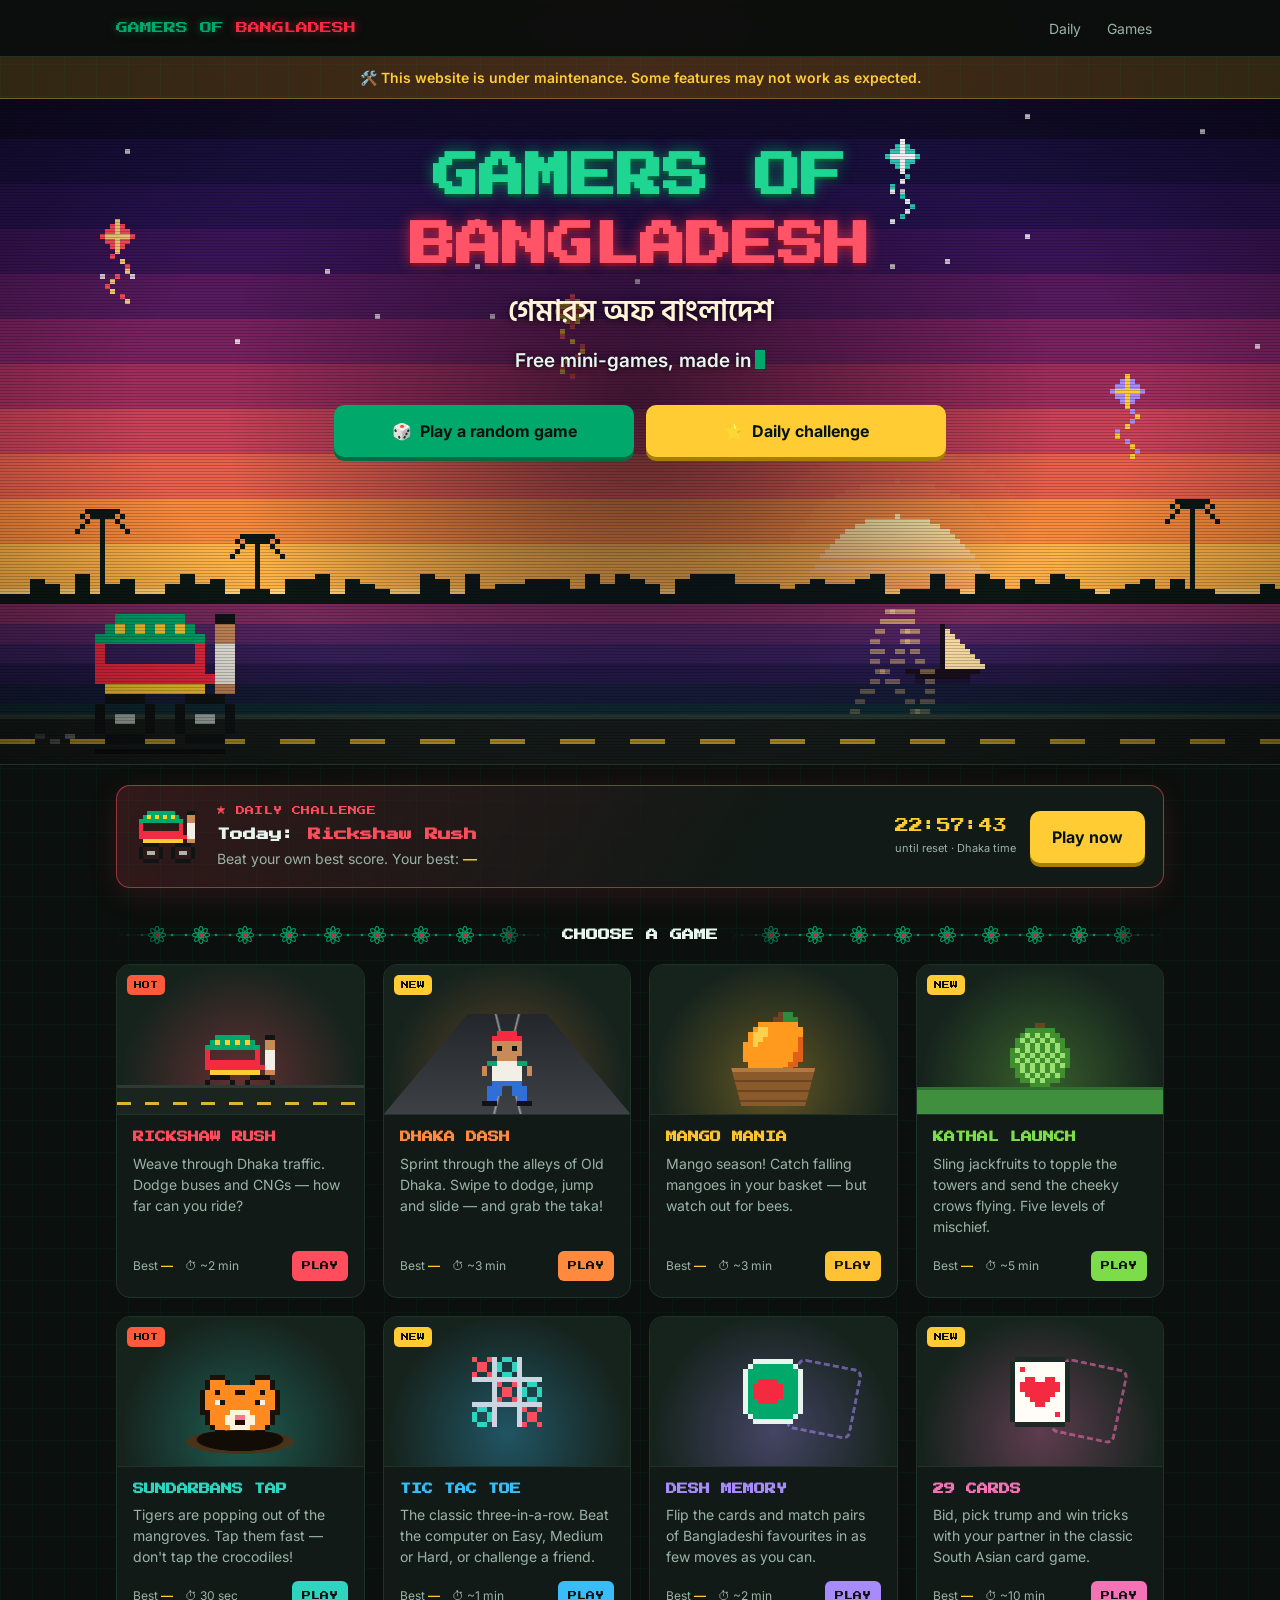
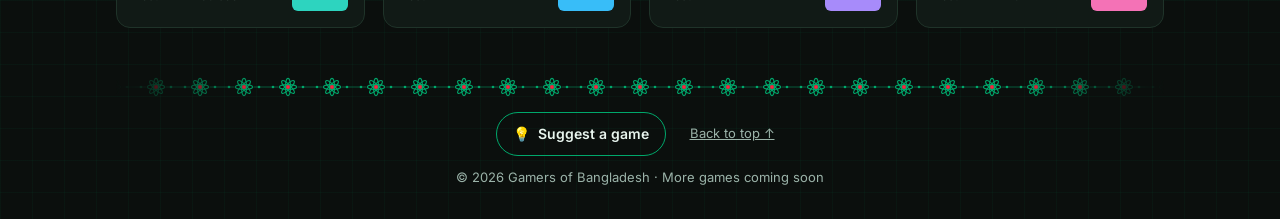
<file: index.html>
<!DOCTYPE html>
<html lang="en">
<head>
  <meta charset="UTF-8">
  <meta name="viewport" content="width=device-width, initial-scale=1.0">
  <title>Gamers of Bangladesh — Free Mini Games</title>
  <meta name="description" content="Play free browser games made in Bangladesh: runner, slingshot, card and puzzle games. No download, works on mobile.">
  <meta name="theme-color" content="#0b0f0d">
  <meta property="og:title" content="Gamers of Bangladesh — Free Mini Games">
  <meta property="og:description" content="Quick, fun browser games to pass time. Play on your phone or PC.">
  <link rel="icon" href="favicon.svg" type="image/svg+xml">
  <link rel="preconnect" href="https://fonts.googleapis.com">
  <link rel="preconnect" href="https://fonts.gstatic.com" crossorigin>
  <link href="https://fonts.googleapis.com/css2?family=Press+Start+2P&family=Inter:wght@400;600;700&display=swap" rel="stylesheet">
  <!-- Bangla heading font, subset to just the characters used in the hero (a few KB) -->
  <link href="https://fonts.googleapis.com/css2?family=Hind+Siliguri:wght@600&text=%E0%A6%97%E0%A7%87%E0%A6%AE%E0%A6%BE%E0%A6%B0%E0%A6%B8%20%E0%A6%85%E0%A6%AB%20%E0%A6%AC%E0%A6%BE%E0%A6%82%E0%A6%B2%E0%A6%BE%E0%A6%A6%E0%A7%87%E0%A6%B6&display=swap" rel="stylesheet">
  <link rel="stylesheet" href="assets/style.css">
  <script>
    document.documentElement.classList.add('js');
    // Failsafe: if home.js never runs, don't leave scroll-reveal content hidden.
    setTimeout(function () { if (!window.__gobHome) document.documentElement.classList.add('no-reveal'); }, 3500);
  </script>
</head>
<body>
  <a class="skip" href="#games">Skip to games</a>

  <header class="site-header">
    <div class="wrap">
      <a class="brand" href="./">GAMERS OF <span>BANGLADESH</span></a>
      <nav class="nav" aria-label="Main">
        <a class="nav-link opt" href="#daily">Daily</a>
        <a class="nav-link" href="#games">Games</a>
      </nav>
    </div>
  </header>

  <div class="notice" role="status">
    <span aria-hidden="true">🛠️</span> This website is under maintenance. Some features may not work as expected.
  </div>

  <section class="hero" aria-labelledby="hero-title">
    <canvas id="scene" aria-hidden="true"></canvas>
    <div class="hero-inner">
      <h1 id="hero-title"><span>Gamers of</span> <span class="r">Bangladesh</span></h1>
      <p class="bangla" lang="bn">গেমারস অফ বাংলাদেশ</p>
      <p class="tagline">
        <span class="sr-only">Free mini-games made in Bangladesh. Play on your phone or PC.</span>
        <span aria-hidden="true"><span id="typed">Free mini-games, made in Bangladesh.</span><span class="caret"></span></span>
      </p>
      <div class="cta">
        <a class="btn-lg" id="randomBtn" href="#games"><span aria-hidden="true">🎲</span> Play a random game</a>
        <a class="btn-lg gold" id="dailyBtn" href="#daily"><span aria-hidden="true">⭐</span> Daily challenge</a>
      </div>
    </div>
  </section>

  <main class="wrap">
    <a class="continue" id="continue" href="#games" hidden>
      <canvas class="sprite" id="continueSprite" aria-hidden="true"></canvas>
      <span class="txt">
        <span class="eyebrow">CONTINUE PLAYING</span>
        <span class="name" id="continueName" style="display:block"></span>
        <span class="sub">Your best: <b class="best" id="continueBest">—</b></span>
      </span>
      <span class="go" aria-hidden="true">RESUME</span>
    </a>

    <section class="daily reveal" id="daily" aria-labelledby="daily-title">
      <canvas class="sprite" id="dailySprite" aria-hidden="true"></canvas>
      <div class="daily-body">
        <div class="eyebrow">★ DAILY CHALLENGE</div>
        <h2 id="daily-title">Today: <span id="dailyName">a new game every day</span></h2>
        <p>Beat your own best score. Your best: <b class="best" id="dailyBest">—</b></p>
      </div>
      <div class="daily-side">
        <div class="countdown">
          <span id="countdown" role="timer" aria-label="Time until the next daily challenge">--:--:--</span>
          <small>until reset · Dhaka time</small>
        </div>
        <a class="btn-lg gold" id="dailyPlay" href="#games">Play now</a>
      </div>
    </section>

    <div class="divider reveal" id="games">
      <span class="alpona" aria-hidden="true"></span>
      <h2>Choose a game</h2>
      <span class="alpona" aria-hidden="true"></span>
    </div>

    <div class="grid">
      <a class="card reveal" href="games/rickshaw-rush/" data-game="rickshaw" data-name="Rickshaw Rush"
         style="--accent:#ff4d5e;--accent-rgb:255,77,94;--d:0s" aria-labelledby="t-rickshaw" aria-describedby="d-rickshaw">
        <span class="badge hot">HOT</span>
        <div class="thumb" aria-hidden="true"><div class="pit"><canvas class="sprite" data-sprite="rickshaw" data-scale="5"></canvas></div></div>
        <div class="body">
          <h3 id="t-rickshaw">Rickshaw Rush</h3>
          <p id="d-rickshaw">Weave through Dhaka traffic. Dodge buses and CNGs — how far can you ride?</p>
          <div class="meta">
            <span class="stats">
              <span>Best <span class="best" data-best="rickshaw" data-unit="m">—</span></span>
              <span title="Estimated play time"><span aria-hidden="true">⏱</span> ~2 min</span>
            </span>
            <span class="play" aria-hidden="true">PLAY</span>
          </div>
        </div>
      </a>

      <a class="card reveal" href="games/dhaka-dash/" data-game="dash" data-name="Dhaka Dash"
         style="--accent:#ff8a3d;--accent-rgb:255,138,61;--d:.08s" aria-labelledby="t-dash" aria-describedby="d-dash">
        <span class="badge">NEW</span>
        <div class="thumb" aria-hidden="true"><div class="pit"><canvas class="sprite" data-sprite="runner" data-scale="5"></canvas></div></div>
        <div class="body">
          <h3 id="t-dash">Dhaka Dash</h3>
          <p id="d-dash">Sprint through the alleys of Old Dhaka. Swipe to dodge, jump and slide — and grab the taka!</p>
          <div class="meta">
            <span class="stats">
              <span>Best <span class="best" data-best="dash">—</span></span>
              <span title="Estimated play time"><span aria-hidden="true">⏱</span> ~3 min</span>
            </span>
            <span class="play" aria-hidden="true">PLAY</span>
          </div>
        </div>
      </a>

      <a class="card reveal" href="games/mango-mania/" data-game="mango" data-name="Mango Mania"
         style="--accent:#ffc233;--accent-rgb:255,194,51;--d:.16s" aria-labelledby="t-mango" aria-describedby="d-mango">
        <div class="thumb" aria-hidden="true"><div class="pit"><canvas class="sprite" data-sprite="mango" data-scale="5"></canvas></div></div>
        <div class="body">
          <h3 id="t-mango">Mango Mania</h3>
          <p id="d-mango">Mango season! Catch falling mangoes in your basket — but watch out for bees.</p>
          <div class="meta">
            <span class="stats">
              <span>Best <span class="best" data-best="mango">—</span></span>
              <span title="Estimated play time"><span aria-hidden="true">⏱</span> ~3 min</span>
            </span>
            <span class="play" aria-hidden="true">PLAY</span>
          </div>
        </div>
      </a>

      <a class="card reveal" href="games/kathal-launch/" data-game="sling" data-name="Kathal Launch"
         style="--accent:#7ddc4a;--accent-rgb:125,220,74;--d:.24s" aria-labelledby="t-sling" aria-describedby="d-sling">
        <span class="badge">NEW</span>
        <div class="thumb" aria-hidden="true"><div class="pit"><canvas class="sprite" data-sprite="kathal" data-scale="5"></canvas></div></div>
        <div class="body">
          <h3 id="t-sling">Kathal Launch</h3>
          <p id="d-sling">Sling jackfruits to topple the towers and send the cheeky crows flying. Five levels of mischief.</p>
          <div class="meta">
            <span class="stats">
              <span>Best <span class="best" data-best="sling">—</span></span>
              <span title="Estimated play time"><span aria-hidden="true">⏱</span> ~5 min</span>
            </span>
            <span class="play" aria-hidden="true">PLAY</span>
          </div>
        </div>
      </a>

      <a class="card reveal" href="games/sundarbans-tap/" data-game="tiger" data-name="Sundarbans Tap"
         style="--accent:#2dd4bf;--accent-rgb:45,212,191;--d:0s" aria-labelledby="t-tiger" aria-describedby="d-tiger">
        <span class="badge hot">HOT</span>
        <div class="thumb" aria-hidden="true"><div class="pit"><canvas class="sprite" data-sprite="tiger" data-scale="5"></canvas></div></div>
        <div class="body">
          <h3 id="t-tiger">Sundarbans Tap</h3>
          <p id="d-tiger">Tigers are popping out of the mangroves. Tap them fast — don't tap the crocodiles!</p>
          <div class="meta">
            <span class="stats">
              <span>Best <span class="best" data-best="tiger">—</span></span>
              <span title="Estimated play time"><span aria-hidden="true">⏱</span> 30 sec</span>
            </span>
            <span class="play" aria-hidden="true">PLAY</span>
          </div>
        </div>
      </a>

      <a class="card reveal" href="games/tic-tac-toe/" data-game="ttt" data-name="Tic Tac Toe"
         style="--accent:#38bdf8;--accent-rgb:56,189,248;--d:.08s" aria-labelledby="t-ttt" aria-describedby="d-ttt">
        <span class="badge">NEW</span>
        <div class="thumb" aria-hidden="true"><div class="pit"><canvas class="sprite" data-sprite="tictactoe" data-scale="5"></canvas></div></div>
        <div class="body">
          <h3 id="t-ttt">Tic Tac Toe</h3>
          <p id="d-ttt">The classic three-in-a-row. Beat the computer on Easy, Medium or Hard, or challenge a friend.</p>
          <div class="meta">
            <span class="stats">
              <span>Best <span class="best" data-best="ttt" data-unit=" wins">—</span></span>
              <span title="Estimated play time"><span aria-hidden="true">⏱</span> ~1 min</span>
            </span>
            <span class="play" aria-hidden="true">PLAY</span>
          </div>
        </div>
      </a>

      <a class="card reveal" href="games/desh-memory/" data-game="memory" data-name="Desh Memory"
         style="--accent:#a78bfa;--accent-rgb:167,139,250;--d:.16s" aria-labelledby="t-memory" aria-describedby="d-memory">
        <div class="thumb" aria-hidden="true"><div class="pit"><canvas class="sprite" data-sprite="memory" data-scale="5"></canvas></div></div>
        <div class="body">
          <h3 id="t-memory">Desh Memory</h3>
          <p id="d-memory">Flip the cards and match pairs of Bangladeshi favourites in as few moves as you can.</p>
          <div class="meta">
            <span class="stats">
              <span>Best <span class="best" data-best="memory" data-unit=" moves">—</span></span>
              <span title="Estimated play time"><span aria-hidden="true">⏱</span> ~2 min</span>
            </span>
            <span class="play" aria-hidden="true">PLAY</span>
          </div>
        </div>
      </a>

      <a class="card reveal" href="games/29-cards/" data-game="twentynine" data-name="29 Cards"
         style="--accent:#f472b6;--accent-rgb:244,114,182;--d:.24s" aria-labelledby="t-twentynine" aria-describedby="d-twentynine">
        <span class="badge">NEW</span>
        <div class="thumb" aria-hidden="true"><div class="pit"><canvas class="sprite" data-sprite="card29" data-scale="5"></canvas></div></div>
        <div class="body">
          <h3 id="t-twentynine">29 Cards</h3>
          <p id="d-twentynine">Bid, pick trump and win tricks with your partner in the classic South Asian card game.</p>
          <div class="meta">
            <span class="stats">
              <span>Best <span class="best" data-best="twentynine" data-unit=" pts">—</span></span>
              <span title="Estimated play time"><span aria-hidden="true">⏱</span> ~10 min</span>
            </span>
            <span class="play" aria-hidden="true">PLAY</span>
          </div>
        </div>
      </a>
    </div>

    <div class="alpona alpona-rule reveal" aria-hidden="true"></div>
  </main>

  <footer class="site-footer">
    <div class="wrap">
      <p class="footer-links">
        <a class="suggest" href="https://github.com/newronfaysal/gamersofbangladesh/issues/new?title=Game%20suggestion%3A%20&amp;body=What%20game%20would%20you%20like%20to%20see%3F%0A%0A**Idea%3A**%20%0A**How%20it%20plays%3A**%20" target="_blank" rel="noopener"><span aria-hidden="true">💡</span> Suggest a game</a>
        <a class="top" href="#">Back to top ↑</a>
      </p>
      <p>&copy; <span data-year></span> Gamers of Bangladesh · More games coming soon</p>
    </div>
  </footer>

  <script src="assets/common.js"></script>
  <script src="assets/home.js"></script>
</body>
</html>
</file>
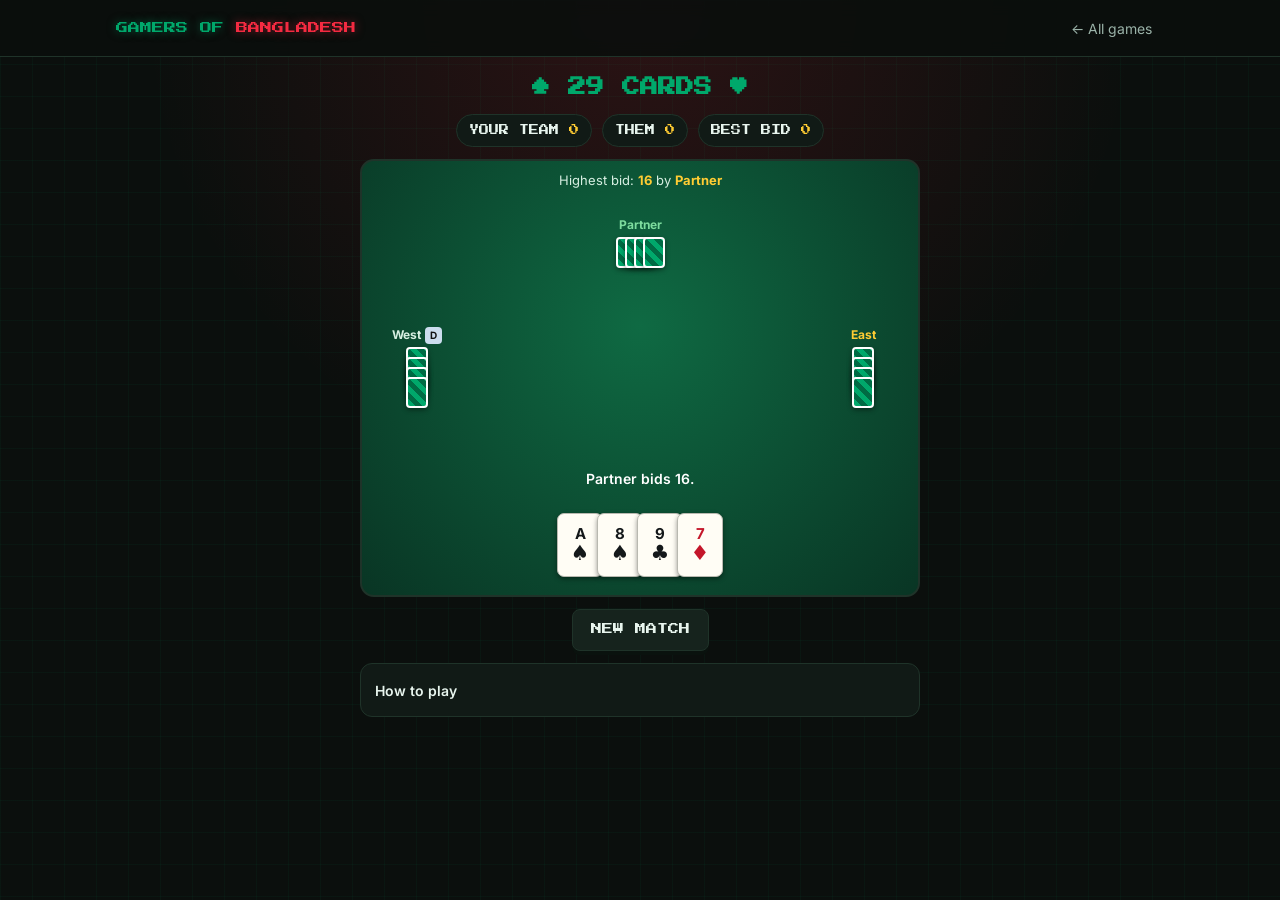
<file: games/29-cards/index.html>
<!DOCTYPE html>
<html lang="en">
<head>
  <meta charset="UTF-8">
  <meta name="viewport" content="width=device-width, initial-scale=1.0">
  <title>29 Cards — Gamers of Bangladesh</title>
  <meta name="description" content="Play 29, the classic South Asian trick-taking card game, against three computer players. Bid, pick trump and win with your partner.">
  <meta name="theme-color" content="#0b0f0d">
  <link rel="icon" href="../../favicon.svg" type="image/svg+xml">
  <link rel="preconnect" href="https://fonts.googleapis.com">
  <link rel="preconnect" href="https://fonts.gstatic.com" crossorigin>
  <link href="https://fonts.googleapis.com/css2?family=Press+Start+2P&family=Inter:wght@400;600&display=swap" rel="stylesheet">
  <link rel="stylesheet" href="../../assets/style.css">
  <style>
    .t29 { display: flex; flex-direction: column; gap: 8px; padding: 10px; touch-action: manipulation; background: radial-gradient(circle at 50% 38%, #0f6a43, #093524); }
    .info { font-size: 13px; line-height: 1.5; text-align: center; color: #d7efe2; min-height: 2.9em; }
    .info b { color: var(--yellow); }
    .tbl { display: grid; grid-template-columns: 62px 1fr 62px; grid-template-rows: auto 186px; gap: 6px; align-items: center; }
    .seat { text-align: center; font-size: 12px; color: #d7efe2; min-width: 0; }
    .seat .nm { font-weight: 700; display: block; }
    .seat.turn .nm { color: var(--yellow); }
    .seat.us .nm { color: #7ddc9e; }
    .seat .tag { display: inline-block; margin-left: 4px; padding: 1px 5px; border-radius: 4px; background: var(--yellow); color: #111; font-size: 10px; font-weight: 700; }
    .seat.n { grid-column: 1 / -1; }
    .seat.w { grid-column: 1; grid-row: 2; } .seat.e { grid-column: 3; grid-row: 2; }
    .backs { display: flex; justify-content: center; margin-top: 3px; }
    .backs .pc { width: 22px; height: 31px; margin-left: -13px; border-radius: 4px; }
    .backs .pc:first-child { margin-left: 0; }
    .seat.w .backs, .seat.e .backs { flex-direction: column; align-items: center; }
    .seat.w .backs .pc, .seat.e .backs .pc { margin-left: 0; margin-top: -21px; }
    .seat.w .backs .pc:first-child, .seat.e .backs .pc:first-child { margin-top: 0; }
    .ctr { grid-column: 2; grid-row: 2; position: relative; height: 186px; }
    .slot { position: absolute; }
    .slot.s { left: 50%; bottom: 0; transform: translateX(-50%); } .slot.n { left: 50%; top: 0; transform: translateX(-50%); }
    .slot.w { left: 2px; top: 50%; transform: translateY(-50%); } .slot.e { right: 2px; top: 50%; transform: translateY(-50%); }
    .slot .pc.win { box-shadow: 0 0 0 3px var(--yellow), 0 0 18px rgba(255, 204, 51, .8); }
    .pc {
      width: 46px; height: 64px; padding: 0; border-radius: 7px; position: relative; flex: none;
      display: flex; flex-direction: column; align-items: center; justify-content: center; gap: 1px;
      background: #fffdf5; color: #14181a; border: 1px solid #b9b9b0; font-weight: 700; font-size: 15px; line-height: 1;
      box-shadow: 0 2px 5px rgba(0, 0, 0, .4); font-family: 'Inter', system-ui, sans-serif;
    }
    .pc.red { color: #c4162a; }
    .pc .s { font-size: 21px; }
    .pc.back { background: repeating-linear-gradient(45deg, #00a86b 0 5px, #006b44 5px 10px); border: 2px solid #fff; }
    .hand { display: flex; justify-content: center; padding: 14px 0 4px; min-height: 86px; }
    .hand .pc { margin-left: -13px; cursor: default; transition: transform .12s ease; }
    .hand .pc:first-child { margin-left: 0; }
    .hand .pc.no { filter: brightness(.55) saturate(.7); }
    .hand .pc.ok { cursor: pointer; transform: translateY(-8px); }
    .hand .pc.ok:hover, .hand .pc.ok:focus-visible { transform: translateY(-16px); z-index: 2; }
    .prompt { text-align: center; font-weight: 600; font-size: 14px; min-height: 1.6em; color: #fff; }
    .ctl { display: flex; flex-wrap: wrap; align-items: center; justify-content: center; gap: 8px; }
    .ctl[hidden] { display: none; }
    .ctl button { min-height: 44px; min-width: 44px; padding: 0 14px; border-radius: 10px; border: 1px solid var(--line); background: var(--panel); color: var(--text); font-weight: 700; font-size: 15px; cursor: pointer; }
    .ctl button.go { background: var(--green); color: #06130d; border-color: var(--green); }
    .ctl button.suit { font-size: 26px; background: #fffdf5; color: #14181a; min-width: 56px; }
    .ctl button.suit.red { color: #c4162a; }
    .ctl .val { min-width: 46px; text-align: center; font-family: var(--pixel); font-size: 16px; color: var(--yellow); }
    .rules { max-width: 560px; width: 100%; background: var(--panel); border: 1px solid var(--line); border-radius: 12px; padding: 4px 14px; font-size: 14px; color: var(--muted); }
    .rules summary { cursor: pointer; padding: 10px 0; color: var(--text); font-weight: 600; min-height: 44px; display: flex; align-items: center; }
    .rules ul { padding: 0 0 12px 18px; display: grid; gap: 6px; }
    .overlay .sum { max-width: 340px; font-size: 14px; color: var(--text); line-height: 1.6; }
    @media (min-width: 520px) { .hand .pc { margin-left: -6px; } .tbl { grid-template-columns: 90px 1fr 90px; } }
    @media (prefers-reduced-motion: reduce) { .hand .pc { transition: none; } }
  </style>
</head>
<body class="game-page" data-game="twentynine">
  <header class="site-header">
    <div class="wrap">
      <a class="brand" href="../../">GAMERS OF <span>BANGLADESH</span></a>
      <a class="nav-link" href="../../#games">← All games</a>
    </div>
  </header>

  <main class="game-main">
    <h1 class="game-title">♠ 29 CARDS ♥</h1>
    <div class="hud">
      <span class="pill">YOUR TEAM <b id="gpA">0</b></span>
      <span class="pill">THEM <b id="gpB">0</b></span>
      <span class="pill">BEST BID <b id="best">0</b></span>
    </div>

    <div class="stage t29" id="stage" style="max-width:560px">
      <div class="info" id="info" aria-live="polite"></div>
      <div class="tbl">
        <div class="seat n" id="seat2"></div>
        <div class="seat w" id="seat1"></div>
        <div class="ctr" id="ctr"></div>
        <div class="seat e" id="seat3"></div>
      </div>
      <div class="prompt" id="prompt" role="status" aria-live="polite"></div>
      <div class="ctl" id="ctl" hidden></div>
      <div class="hand" id="hand" aria-label="Your hand"></div>
      <div class="overlay" id="overlay" hidden>
        <h2 id="ovTitle"></h2>
        <p class="sum" id="ovText"></p>
        <button class="btn" id="ovBtn">NEXT HAND</button>
      </div>
    </div>

    <button class="btn secondary" id="newMatch">NEW MATCH</button>

    <details class="rules">
      <summary>How to play</summary>
      <ul>
        <li><b>Teams:</b> you and your Partner (opposite) against West and East. 32 cards (7 to Ace), 4 players, 8 tricks per hand.</li>
        <li><b>Card order</b> (high → low): J, 9, A, 10, K, Q, 8, 7. <b>Points:</b> J = 3, 9 = 2, A = 1, 10 = 1. The last trick is worth 1 more, so each hand has 29 points in total.</li>
        <li><b>Bidding:</b> you see 4 cards first. Bid how many points your team will win (16–29) or pass. The highest bidder picks the trump suit, then the other 4 cards are dealt.</li>
        <li><b>Play:</b> follow the led suit if you can. If you can't, you may play any card; a trump card beats any other suit. Highest trump wins, otherwise the highest card of the led suit. The winner leads next.</li>
        <li><b>Scoring:</b> if the bidding team wins at least its bid it scores +1 game point, otherwise −1. First team to +5 wins the match; −5 loses it.</li>
        <li><b>Simplified here:</b> the trump suit is announced openly (the traditional game keeps it hidden until needed), and there are no pairs, doubles or redoubles.</li>
      </ul>
    </details>
  </main>

  <script src="../../assets/common.js"></script>
  <script>
  (function () {
    var SUITS = ['♠', '♥', '♣', '♦'], SNAME = { '♠': 'Spades', '♥': 'Hearts', '♣': 'Clubs', '♦': 'Diamonds' };
    var RANKS = ['7', '8', '9', '10', 'J', 'Q', 'K', 'A'], RNAME = { A: 'Ace', K: 'King', Q: 'Queen', J: 'Jack' };
    var STR = { J: 8, '9': 7, A: 6, '10': 5, K: 4, Q: 3, '8': 2, '7': 1 };
    var PT = { J: 3, '9': 2, A: 1, '10': 1, K: 0, Q: 0, '8': 0, '7': 0 };
    var NAMES = ['You', 'West', 'Partner', 'East'];
    var $ = function (id) { return document.getElementById(id); };
    var timers = [], FAST = false, AUTO = false, HOOK = null;      // FAST/AUTO/HOOK are test hooks
    var S;

    function later(fn, ms) { timers.push(setTimeout(fn, FAST ? 0 : ms)); }
    function clearTimers() { timers.forEach(clearTimeout); timers = []; }
    function team(s) { return s % 2; }
    function red(c) { return c.s === '♥' || c.s === '♦'; }
    function shuffle(a) { for (var i = a.length - 1; i > 0; i--) { var j = Math.floor(Math.random() * (i + 1)), t = a[i]; a[i] = a[j]; a[j] = t; } return a; }
    function sortHand(h) { h.sort(function (a, b) { return SUITS.indexOf(a.s) - SUITS.indexOf(b.s) || STR[b.r] - STR[a.r]; }); }
    function cardName(c) { return (RNAME[c.r] || c.r) + ' of ' + SNAME[c.s]; }
    function ptsIn(list) { return list.reduce(function (n, x) { return n + PT[(x.card || x).r]; }, 0); }

    /* ------------------------------------------------------------ rules */
    function beats(c, w) {                       // would card c beat card w in the current trick?
      var ct = c.s === S.trump, wt = w.s === S.trump;
      if (ct && !wt) return true;
      if (!ct && wt) return false;
      return c.s === w.s && STR[c.r] > STR[w.r];
    }
    function legal(seat) {
      var h = S.hands[seat];
      if (!S.trick.length) return h.slice();
      var led = S.trick[0].card.s, f = h.filter(function (c) { return c.s === led; });
      return f.length ? f : h.slice();
    }
    function trickWinner() {
      var best = 0;
      for (var i = 1; i < S.trick.length; i++) if (beats(S.trick[i].card, S.trick[best].card)) best = i;
      return S.trick[best];
    }

    /* ------------------------------------------------------------ computer players */
    function handInfo(h) {
      var pts = 0, jacks = 0, nines = 0, cnt = {};
      h.forEach(function (c) { pts += PT[c.r]; if (c.r === 'J') jacks++; if (c.r === '9') nines++; cnt[c.s] = (cnt[c.s] || 0) + 1; });
      return { pts: pts, jacks: jacks, nines: nines, maxS: Math.max.apply(null, SUITS.map(function (s) { return cnt[s] || 0; })) };
    }
    function aiBid(seat) {                       // 0 = pass
      var i = handInfo(S.hands[seat]);
      var est = 13 + i.pts + 1.5 * i.jacks + 0.5 * i.nines + (i.maxS >= 3 ? (i.maxS - 2) * 2 : 0);
      if (S.bid.seat >= 0 && team(S.bid.seat) === team(seat)) est -= 3;       // partner already holds the bid
      var min = Math.max(16, S.bid.high + 1), want = Math.floor(est + Math.random() * 2.5 - 0.5);
      if (want < min) return 0;
      return Math.min(29, Math.min(want, min + (Math.random() < 0.35 ? 1 : 0)));
    }
    function aiTrump(seat) {
      var best = SUITS[0], bs = -1;
      SUITS.forEach(function (s) {
        var sc = 0;
        S.hands[seat].forEach(function (c) { if (c.s === s) sc += 3 + STR[c.r]; });
        if (sc > bs) { bs = sc; best = s; }
      });
      return best;
    }
    function isBoss(c, hand) {                   // no higher card of this suit can still be out there
      return RANKS.filter(function (r) { return STR[r] > STR[c.r]; }).every(function (r) {
        return S.played[r + c.s] || hand.some(function (x) { return x.r === r && x.s === c.s; });
      });
    }
    function weakest(list) {                     // prefer non-trump, fewest points, lowest rank
      return list.slice().sort(function (a, b) { return (a.s === S.trump) - (b.s === S.trump) || PT[a.r] - PT[b.r] || STR[a.r] - STR[b.r]; })[0];
    }
    function aiPlay(seat) {
      var hand = S.hands[seat], L = legal(seat);
      if (L.length === 1) return L[0];
      var tm = team(seat), bidTeam = team(S.bidder);
      if (!S.trick.length) {                     // leading
        var bosses = L.filter(function (c) { return isBoss(c, hand); });
        var nonTrumpBoss = bosses.filter(function (c) { return c.s !== S.trump; }).sort(function (a, b) { return PT[b.r] - PT[a.r] || STR[b.r] - STR[a.r]; });
        if (tm === bidTeam) {
          var tb = bosses.filter(function (c) { return c.s === S.trump; });
          if (tb.length) return tb[0];
        }
        if (nonTrumpBoss.length) return nonTrumpBoss[0];
        var nt = L.filter(function (c) { return c.s !== S.trump; }), pool = nt.length ? nt : L, counts = {};
        pool.forEach(function (c) { counts[c.s] = (counts[c.s] || 0) + 1; });
        var suit = Object.keys(counts).sort(function (a, b) { return counts[b] - counts[a]; })[0];
        return weakest(pool.filter(function (c) { return c.s === suit; }));
      }
      var win = trickWinner(), last = S.trick.length === 3, tp = ptsIn(S.trick);
      if (team(win.seat) === tm) {               // partner is winning
        if (last || isBoss(win.card, hand)) {    // safe: feed points
          return L.slice().sort(function (a, b) { return PT[b.r] - PT[a.r] || (a.s === S.trump) - (b.s === S.trump) || STR[a.r] - STR[b.r]; })[0];
        }
        return weakest(L);
      }
      var winners = L.filter(function (c) { return beats(c, win.card); });
      if (winners.length) {
        var cutting = winners[0].s === S.trump && S.trick[0].card.s !== S.trump;
        if (!cutting || tp > 0 || last) return winners.sort(function (a, b) { return STR[a.r] - STR[b.r]; })[0];
      }
      return weakest(L);
    }

    /* ------------------------------------------------------------ flow */
    function newMatch() {
      clearTimers();
      S = { gp: [0, 0], dealer: Math.floor(Math.random() * 4), phase: 'idle', hands: [[], [], [], []], trick: [], played: {}, pts: [0, 0], bid: { high: 0, seat: -1, passed: [0, 0, 0, 0], turn: 0 }, trump: null, bidder: -1, trickNo: 0, turn: 0, bidVal: 16, msg: '', winSeat: -1, dealt2: [] };
      $('overlay').hidden = true;
      dealHand();
    }
    function dealHand() {
      clearTimers();
      var deck = [];
      SUITS.forEach(function (s) { RANKS.forEach(function (r) { deck.push({ s: s, r: r }); }); });
      shuffle(deck);
      S.hands = [0, 1, 2, 3].map(function (i) { return deck.slice(i * 4, i * 4 + 4); });
      S.dealt2 = [0, 1, 2, 3].map(function (i) { return deck.slice(16 + i * 4, 20 + i * 4); });
      S.hands.forEach(sortHand);
      S.trick = []; S.played = {}; S.pts = [0, 0]; S.trump = null; S.bidder = -1; S.trickNo = 0; S.winSeat = -1;
      S.bid = { high: 0, seat: -1, passed: [0, 0, 0, 0], turn: (S.dealer + 1) % 4 };
      S.phase = 'bidding'; S.bidVal = 16;
      S.msg = '';
      $('overlay').hidden = true;
      bidStep();
    }
    function remaining() { return [0, 1, 2, 3].filter(function (i) { return !S.bid.passed[i]; }); }
    function bidStep() {
      var rem = remaining();
      if (rem.length === 0) {
        S.msg = 'Everyone passed — redealing.'; render();
        S.dealer = (S.dealer + 1) % 4;
        return later(dealHand, 1400);
      }
      if ((rem.length === 1 && S.bid.seat === rem[0]) || S.bid.high === 29) return bidDone();
      var seat = S.bid.turn;
      S.msg = seat === 0 ? 'Your bid.' : NAMES[seat] + ' is thinking…';
      S.bidVal = Math.max(16, S.bid.high + 1);
      render();
      if (seat === 0 && !AUTO) return;
      later(function () { applyBid(seat, aiBid(seat)); }, 800);
    }
    function applyBid(seat, v) {
      if (v === 0) { S.bid.passed[seat] = 1; S.msg = NAMES[seat] + ' passes.'; }
      else { S.bid.high = v; S.bid.seat = seat; S.msg = NAMES[seat] + ' bids ' + v + '.'; }
      var n = seat;
      for (var k = 0; k < 4; k++) { n = (n + 1) % 4; if (!S.bid.passed[n]) break; }
      S.bid.turn = n;
      render();
      later(bidStep, 700);
    }
    function bidDone() {
      S.bidder = S.bid.seat; S.phase = 'trump';
      if (S.bidder === 0 && !AUTO) { S.msg = 'You won the bid at ' + S.bid.high + '. Choose the trump suit.'; return render(); }
      S.msg = NAMES[S.bidder] + ' wins the bid at ' + S.bid.high + '.';
      render();
      later(function () { setTrump(aiTrump(S.bidder)); }, 1000);
    }
    function setTrump(suit) {
      S.trump = suit;
      S.hands.forEach(function (h, i) { S.hands[i] = h.concat(S.dealt2[i]); sortHand(S.hands[i]); });
      S.phase = 'playing'; S.trickNo = 0;
      S.turn = (S.dealer + 1) % 4;
      S.msg = NAMES[S.bidder] + ' chose ' + SNAME[suit] + ' ' + suit + ' as trump.';
      render();
      later(playTurn, 900);
    }
    function playTurn() {
      if (S.phase !== 'playing') return;
      render();
      if (S.turn === 0 && !AUTO) return;
      later(function () { playCard(S.turn, aiPlay(S.turn)); }, 750);
    }
    function playCard(seat, card) {
      if (HOOK) HOOK(seat, card, legal(seat), S);
      var h = S.hands[seat], idx = -1;
      h.forEach(function (c, i) { if (c.s === card.s && c.r === card.r) idx = i; });
      if (idx < 0) throw new Error('card not in hand');
      h.splice(idx, 1);
      S.trick.push({ seat: seat, card: card }); S.played[card.r + card.s] = 1;
      if (S.trick.length < 4) { S.turn = (seat + 1) % 4; return playTurn(); }
      var w = trickWinner();
      S.winSeat = w.seat; S.trickNo++;
      var pts = ptsIn(S.trick) + (S.trickNo === 8 ? 1 : 0);
      S.pts[team(w.seat)] += pts;
      S.msg = NAMES[w.seat] + (w.seat === 0 ? ' win ' : ' wins ') + 'the trick' + (pts ? ' (+' + pts + ')' : '') + '.';
      S.phase = 'trickEnd'; render();
      later(function () {
        S.trick = []; S.winSeat = -1;
        if (S.trickNo === 8) return endHand();
        S.phase = 'playing'; S.turn = w.seat; playTurn();
      }, 1300);
    }
    function endHand() {
      var bt = team(S.bidder), made = S.pts[bt] >= S.bid.high, mine = bt === 0;
      S.gp[bt] += made ? 1 : -1;
      if (made && mine) GOB.saveBest('twentynine', S.bid.high);
      S.phase = 'handEnd';
      var who = mine ? 'Your team' : 'West & East';
      var text = who + ' bid ' + S.bid.high + ' and won ' + S.pts[bt] + ' — ' + (made ? 'contract made (+1)' : 'contract failed (−1)') + '. Final points: You & Partner ' + S.pts[0] + ', West & East ' + S.pts[1] + '.';
      var matchOver = S.gp[0] >= 5 || S.gp[1] <= -5 ? 'win' : (S.gp[1] >= 5 || S.gp[0] <= -5 ? 'lose' : null);
      render();
      var ov = $('overlay');
      $('ovTitle').textContent = matchOver ? (matchOver === 'win' ? 'YOU WON THE MATCH!' : 'MATCH LOST') : (made === mine ? 'GOOD HAND!' : 'HAND OVER');
      $('ovText').textContent = text;
      $('ovBtn').textContent = matchOver ? 'NEW MATCH' : 'NEXT HAND';
      $('ovBtn').onclick = function () { if (matchOver) newMatch(); else { S.dealer = (S.dealer + 1) % 4; dealHand(); } };
      ov.hidden = false; $('ovBtn').focus();
      if (AUTO) later(function () { $('ovBtn').click(); }, 0);
    }

    /* ------------------------------------------------------------ human actions */
    function humanBid(v) { if (S.phase === 'bidding' && S.bid.turn === 0) applyBid(0, v); }
    function humanTrump(s) { if (S.phase === 'trump' && S.bidder === 0) setTrump(s); }
    function humanPlay(card) {
      if (S.phase !== 'playing' || S.turn !== 0) return;
      var ok = legal(0).some(function (c) { return c.s === card.s && c.r === card.r; });
      if (ok) playCard(0, card);
    }

    /* ------------------------------------------------------------ rendering */
    function cardEl(c, cls) {
      return '<span class="pc ' + (red(c) ? 'red ' : '') + (cls || '') + '"><span class="r">' + c.r + '</span><span class="s">' + c.s + '</span></span>';
    }
    function backs(n) { var o = ''; for (var i = 0; i < n; i++) o += '<span class="pc back"></span>'; return '<div class="backs">' + o + '</div>'; }
    function seatHTML(i) {
      var tag = S.bidder === i ? '<span class="tag">BID ' + S.bid.high + '</span>' : (S.dealer === i ? '<span class="tag" style="background:#cde">D</span>' : '');
      var turn = (S.phase === 'playing' && S.turn === i) || (S.phase === 'bidding' && S.bid.turn === i);
      var nm = NAMES[i] + (S.phase === 'bidding' && S.bid.passed[i] ? ' (pass)' : '');
      return '<span class="nm">' + nm + tag + '</span>' + backs(S.hands[i].length);
    }
    function render() {
      var i;
      $('gpA').textContent = (S.gp[0] > 0 ? '+' : '') + S.gp[0]; $('gpB').textContent = (S.gp[1] > 0 ? '+' : '') + S.gp[1];
      $('best').textContent = GOB.getBest('twentynine') || 0;

      // info bar
      var info;
      if (S.phase === 'bidding' || S.phase === 'idle') info = S.bid.seat >= 0 ? 'Highest bid: <b>' + S.bid.high + '</b> by <b>' + NAMES[S.bid.seat] + '</b>' : 'No bids yet · dealer: ' + NAMES[S.dealer];
      else if (S.phase === 'trump') info = 'Bid <b>' + S.bid.high + '</b> by <b>' + NAMES[S.bidder] + '</b>';
      else {
        var bt = team(S.bidder);
        info = 'Bid <b>' + S.bid.high + '</b> by <b>' + NAMES[S.bidder] + '</b> · Trump <b style="color:' + (S.trump === '♥' || S.trump === '♦' ? '#ff6b7a' : '#fff') + '">' + S.trump + '</b><br>' +
          'Points: You &amp; Partner <b>' + S.pts[0] + '</b> · West &amp; East <b>' + S.pts[1] + '</b> · tricks ' + S.trickNo + '/8';
      }
      $('info').innerHTML = info;

      // seats
      [1, 2, 3].forEach(function (s) {
        var el = $('seat' + s);
        el.className = 'seat ' + ['', 'w', 'n', 'e'][s] + ((S.phase === 'playing' && S.turn === s) || (S.phase === 'bidding' && S.bid.turn === s) ? ' turn' : '') + (s === 2 ? ' us' : '');
        el.innerHTML = seatHTML(s);
      });

      // trick area
      var pos = ['s', 'w', 'n', 'e'], ctr = '';
      S.trick.forEach(function (t) { ctr += '<div class="slot ' + pos[t.seat] + '">' + cardEl(t.card, t.seat === S.winSeat && S.phase === 'trickEnd' ? 'win' : '') + '</div>'; });
      $('ctr').innerHTML = ctr;

      // prompt
      var prompt = S.msg;
      if (S.phase === 'playing' && S.turn === 0) prompt = 'Your turn — play a card.';
      $('prompt').textContent = prompt;

      // controls
      var ctl = $('ctl'), c = '';
      if (S.phase === 'bidding' && S.bid.turn === 0 && !AUTO) {
        var min = Math.max(16, S.bid.high + 1), pts = handInfo(S.hands[0]).pts;
        c = '<span style="font-size:12px;color:#d7efe2;flex-basis:100%;text-align:center">Your 4 cards hold <b style="color:#ffcc33">' + pts + '</b> points</span>' +
          '<button id="bMinus" aria-label="Lower bid">−</button><span class="val" id="bVal">' + S.bidVal + '</span><button id="bPlus" aria-label="Raise bid">+</button>' +
          '<button class="go" id="bGo">BID</button><button id="bPass">PASS</button>';
        if (min > 29) c = '<button id="bPass">PASS</button>';
      } else if (S.phase === 'trump' && S.bidder === 0 && !AUTO) {
        SUITS.forEach(function (s) { c += '<button class="suit ' + (s === '♥' || s === '♦' ? 'red' : '') + '" data-suit="' + s + '" aria-label="' + SNAME[s] + '">' + s + '</button>'; });
      }
      ctl.innerHTML = c; ctl.hidden = !c;
      if ($('bMinus')) {
        var minB = Math.max(16, S.bid.high + 1);
        $('bMinus').onclick = function () { S.bidVal = Math.max(minB, S.bidVal - 1); $('bVal').textContent = S.bidVal; };
        $('bPlus').onclick = function () { S.bidVal = Math.min(29, S.bidVal + 1); $('bVal').textContent = S.bidVal; };
        $('bGo').onclick = function () { humanBid(S.bidVal); };
      }
      if ($('bPass')) $('bPass').onclick = function () { humanBid(0); };
      Array.prototype.forEach.call(ctl.querySelectorAll('[data-suit]'), function (b) { b.onclick = function () { humanTrump(b.getAttribute('data-suit')); }; });

      // my hand
      var hand = $('hand'), h = '', can = S.phase === 'playing' && S.turn === 0, lg = can ? legal(0) : [];
      S.hands[0].forEach(function (cd, idx) {
        var ok = can && lg.some(function (x) { return x.s === cd.s && x.r === cd.r; });
        h += '<button class="pc ' + (red(cd) ? 'red ' : '') + (can ? (ok ? 'ok' : 'no') : '') + '" data-i="' + idx + '" ' + (ok ? '' : 'disabled') + ' aria-label="' + cardName(cd) + (can && !ok ? ' (not allowed)' : '') + '"><span class="r">' + cd.r + '</span><span class="s">' + cd.s + '</span></button>';
      });
      hand.innerHTML = h;
      Array.prototype.forEach.call(hand.querySelectorAll('button'), function (b) {
        b.onclick = function () { humanPlay(S.hands[0][Number(b.getAttribute('data-i'))]); };
      });
    }

    $('newMatch').addEventListener('click', newMatch);
    window.__t29 = { get S() { return S; }, newMatch: newMatch, setFast: function (auto) { FAST = true; AUTO = !!auto; }, setHook: function (f) { HOOK = f; }, aiPlay: aiPlay, legal: legal, PT: PT };
    newMatch();
  })();
  </script>
</body>
</html>
</file>
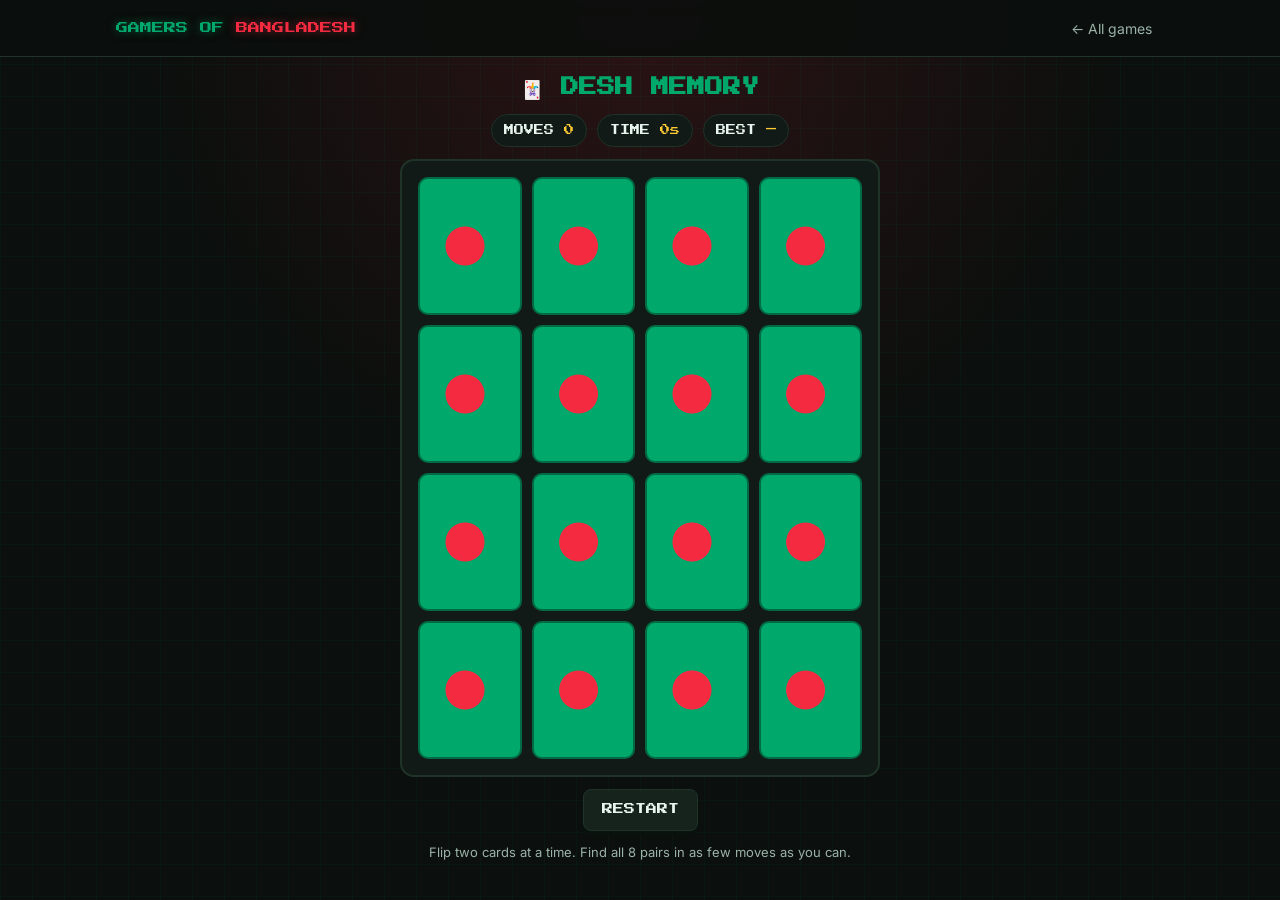
<file: games/desh-memory/index.html>
<!DOCTYPE html>
<html lang="en">
<head>
  <meta charset="UTF-8">
  <meta name="viewport" content="width=device-width, initial-scale=1.0">
  <title>Desh Memory — Gamers of Bangladesh</title>
  <meta name="description" content="Match pairs of Bangladeshi favourites in as few moves as possible. A free memory game.">
  <meta name="theme-color" content="#0b0f0d">
  <link rel="icon" href="../../favicon.svg" type="image/svg+xml">
  <link rel="preconnect" href="https://fonts.googleapis.com">
  <link rel="preconnect" href="https://fonts.gstatic.com" crossorigin>
  <link href="https://fonts.googleapis.com/css2?family=Press+Start+2P&family=Inter:wght@400;600&display=swap" rel="stylesheet">
  <link rel="stylesheet" href="../../assets/style.css">
  <style>
    .board { display: grid; grid-template-columns: repeat(4, 1fr); gap: 10px; padding: 16px; }
    .mcard {
      aspect-ratio: 3 / 4; border: 0; padding: 0; background: none; cursor: pointer;
      perspective: 600px; touch-action: manipulation; -webkit-tap-highlight-color: transparent;
    }
    .mcard .inner {
      position: relative; display: block; width: 100%; height: 100%;
      transition: transform .35s ease; transform-style: preserve-3d;
    }
    .mcard.flipped .inner, .mcard.matched .inner { transform: rotateY(180deg); }
    .face {
      position: absolute; inset: 0; border-radius: 10px; backface-visibility: hidden; -webkit-backface-visibility: hidden;
      display: flex; flex-direction: column; align-items: center; justify-content: center; gap: 4px;
    }
    .back {
      background:
        radial-gradient(circle at 45% 50%, var(--red) 0 22%, transparent 23%),
        var(--green);
      border: 2px solid #006b44;
    }
    .front { background: var(--panel-2); border: 2px solid var(--line); transform: rotateY(180deg); }
    .front .emoji { font-size: clamp(26px, 8vw, 40px); line-height: 1; }
    .front .label { font-size: clamp(9px, 2.4vw, 11px); color: var(--muted); font-weight: 600; }
    .mcard.matched .front { border-color: var(--green); box-shadow: 0 0 12px rgba(0,168,107,.35) inset; }
    .mcard:focus-visible { outline: 2px solid var(--yellow); outline-offset: 2px; border-radius: 10px; }
    @media (prefers-reduced-motion: reduce) { .mcard .inner { transition: none; } }
  </style>
</head>
<body class="game-page" data-game="memory">
  <header class="site-header">
    <div class="wrap">
      <a class="brand" href="../../">GAMERS OF <span>BANGLADESH</span></a>
      <a class="nav-link" href="../../#games">← All games</a>
    </div>
  </header>

  <main class="game-main">
    <h1 class="game-title">🃏 DESH MEMORY</h1>
    <div class="hud">
      <span class="pill">MOVES <b id="moves">0</b></span>
      <span class="pill">TIME <b id="time">0s</b></span>
      <span class="pill">BEST <b id="best">—</b></span>
    </div>

    <div class="stage">
      <div class="board" id="board"></div>
      <div class="overlay" id="overlay" hidden>
        <h2 id="ovTitle">ALL MATCHED!</h2>
        <p id="ovText"></p>
        <div class="big" id="ovScore"></div>
        <button class="btn" id="againBtn">PLAY AGAIN</button>
      </div>
    </div>
    <button class="btn secondary" id="restartBtn">RESTART</button>
    <p class="help">Flip two cards at a time. Find all 8 pairs in as few moves as you can.</p>
  </main>

  <script src="../../assets/common.js"></script>
  <script>
  (function () {
    const ITEMS = [
      ['🐅', 'Bagh'], ['🥭', 'Aam'], ['🛺', 'CNG'], ['🏏', 'Cricket'],
      ['🐟', 'Ilish'], ['☕', 'Cha'], ['⛵', 'Nouka'], ['🌾', 'Dhan'],
    ];
    const board = document.getElementById('board');
    const movesEl = document.getElementById('moves');
    const timeEl = document.getElementById('time');
    const bestEl = document.getElementById('best');
    const overlay = document.getElementById('overlay');
    const ovTitle = document.getElementById('ovTitle');
    const ovText = document.getElementById('ovText');
    const ovScore = document.getElementById('ovScore');

    let open = [], lock = false, moves = 0, matched = 0, startTime = 0, timer = null;

    function showBest() {
      const b = GOB.getBest('memory');
      bestEl.textContent = b ? b + ' moves' : '—';
    }

    function shuffle(a) {
      for (let i = a.length - 1; i > 0; i--) { const j = Math.floor(Math.random() * (i + 1)); [a[i], a[j]] = [a[j], a[i]]; }
      return a;
    }

    function newGame() {
      clearInterval(timer); timer = null;
      open = []; lock = false; moves = 0; matched = 0;
      movesEl.textContent = 0; timeEl.textContent = '0s';
      overlay.hidden = true;
      board.innerHTML = '';
      shuffle([...ITEMS, ...ITEMS]).forEach(([emoji, label]) => {
        const b = document.createElement('button');
        b.className = 'mcard';
        b.dataset.key = label;
        b.setAttribute('aria-label', 'Hidden card');
        b.innerHTML = '<span class="inner"><span class="face back"></span>' +
          '<span class="face front"><span class="emoji">' + emoji + '</span><span class="label">' + label + '</span></span></span>';
        b.addEventListener('click', () => flip(b, label));
        board.appendChild(b);
      });
      showBest();
    }

    function flip(card, label) {
      if (lock || card.classList.contains('flipped') || card.classList.contains('matched')) return;
      if (!timer) {
        startTime = performance.now();
        timer = setInterval(() => { timeEl.textContent = Math.floor((performance.now() - startTime) / 1000) + 's'; }, 250);
      }
      card.classList.add('flipped');
      card.setAttribute('aria-label', label);
      open.push(card);
      if (open.length < 2) return;

      moves++; movesEl.textContent = moves;
      const [a, b] = open;
      if (a.dataset.key === b.dataset.key) {
        a.classList.add('matched'); b.classList.add('matched');
        open = []; matched++;
        if (matched === ITEMS.length) setTimeout(win, 450);
      } else {
        lock = true;
        setTimeout(() => {
          a.classList.remove('flipped'); b.classList.remove('flipped');
          a.setAttribute('aria-label', 'Hidden card'); b.setAttribute('aria-label', 'Hidden card');
          open = []; lock = false;
        }, 800);
      }
    }

    function win() {
      clearInterval(timer);
      const secs = Math.floor((performance.now() - startTime) / 1000);
      const record = GOB.saveBest('memory', moves, true);
      showBest();
      ovTitle.textContent = record ? 'NEW RECORD!' : 'ALL MATCHED!';
      ovText.textContent = 'You finished in ' + secs + ' seconds.' + (moves <= 12 ? ' Amazing memory!' : '');
      ovScore.textContent = moves + ' moves';
      overlay.hidden = false;
      document.getElementById('againBtn').focus();
    }

    document.getElementById('againBtn').addEventListener('click', newGame);
    document.getElementById('restartBtn').addEventListener('click', newGame);
    newGame();
  })();
  </script>
</body>
</html>
</file>
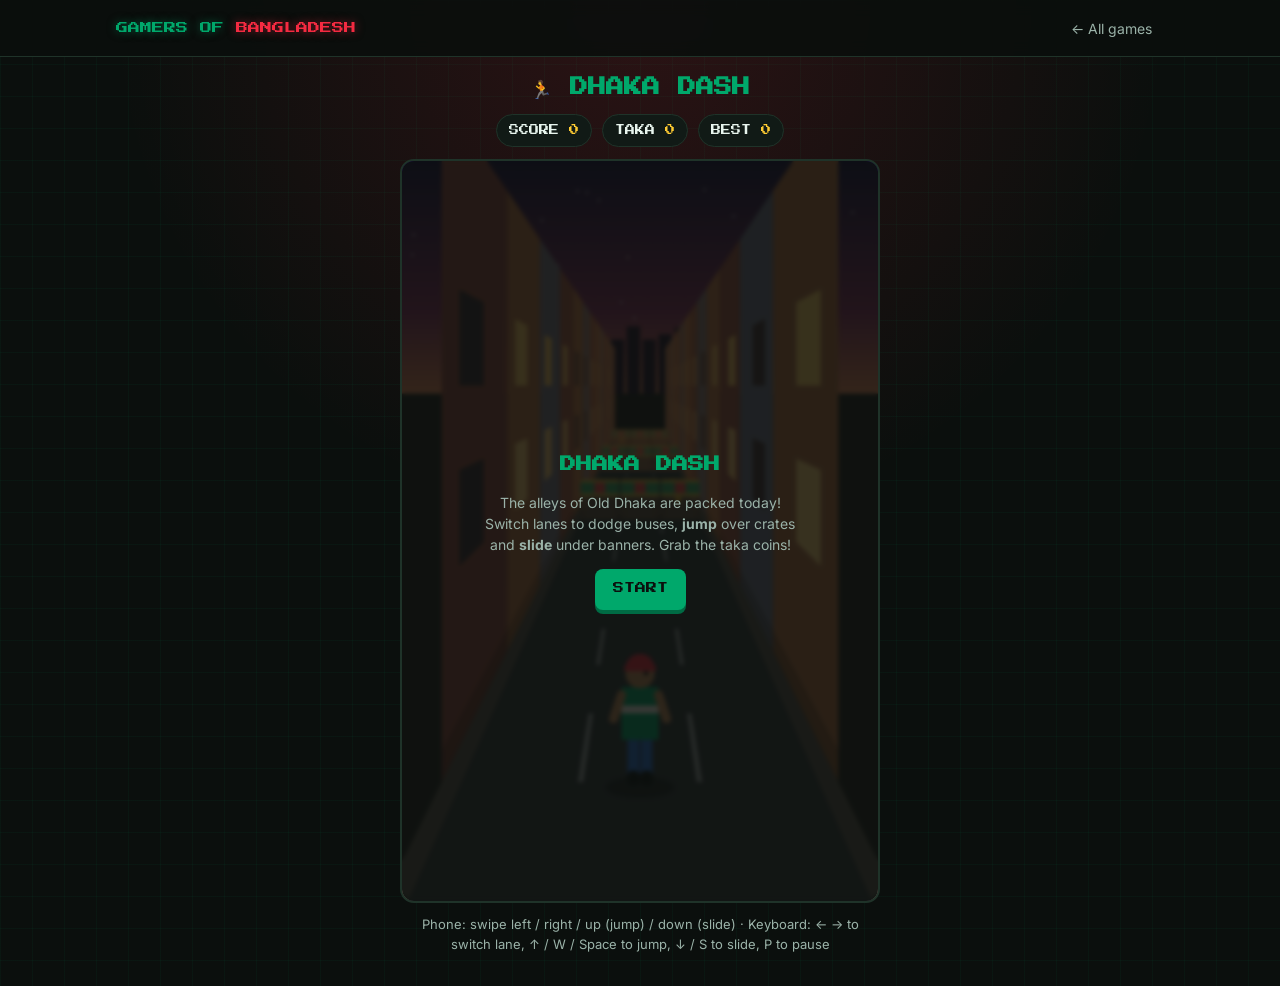
<file: games/dhaka-dash/index.html>
<!DOCTYPE html>
<html lang="en">
<head>
  <meta charset="UTF-8">
  <meta name="viewport" content="width=device-width, initial-scale=1.0, maximum-scale=1.0">
  <title>Dhaka Dash — Gamers of Bangladesh</title>
  <meta name="description" content="Sprint through the alleys of Old Dhaka. Swipe to switch lanes, jump and slide. Free browser endless runner.">
  <meta name="theme-color" content="#0b0f0d">
  <link rel="icon" href="../../favicon.svg" type="image/svg+xml">
  <link rel="preconnect" href="https://fonts.googleapis.com">
  <link rel="preconnect" href="https://fonts.gstatic.com" crossorigin>
  <link href="https://fonts.googleapis.com/css2?family=Press+Start+2P&family=Inter:wght@400;600&display=swap" rel="stylesheet">
  <link rel="stylesheet" href="../../assets/style.css">
  <style>
    .dpad { display: none; gap: 10px; width: 100%; max-width: 480px; }
    .dpad button { flex: 1; height: 56px; font-size: 22px; border-radius: var(--radius); background: var(--panel); border: 1px solid var(--line); touch-action: manipulation; }
    .dpad button:active { background: var(--panel-2); border-color: var(--green); }
    @media (hover: none) and (pointer: coarse) { .dpad { display: flex; } }
  </style>
</head>
<body class="game-page" data-game="dash">
  <header class="site-header">
    <div class="wrap">
      <a class="brand" href="../../">GAMERS OF <span>BANGLADESH</span></a>
      <a class="nav-link" href="../../#games">← All games</a>
    </div>
  </header>

  <main class="game-main">
    <h1 class="game-title">🏃 DHAKA DASH</h1>
    <div class="hud">
      <span class="pill">SCORE <b id="score">0</b></span>
      <span class="pill">TAKA <b id="coins">0</b></span>
      <span class="pill">BEST <b id="best">0</b></span>
    </div>

    <div class="stage" id="stage">
      <canvas id="canvas" aria-label="Dhaka Dash game"></canvas>
      <div class="overlay" id="overlay">
        <h2 id="ovTitle">DHAKA DASH</h2>
        <p id="ovText">The alleys of Old Dhaka are packed today! Switch lanes to dodge buses, <b>jump</b> over crates and <b>slide</b> under banners. Grab the taka coins!</p>
        <div class="big" id="ovScore" hidden></div>
        <button class="btn" id="startBtn">START</button>
      </div>
    </div>

    <div class="dpad">
      <button id="bL" aria-label="Move left">◀</button>
      <button id="bU" aria-label="Jump">▲</button>
      <button id="bD" aria-label="Slide">▼</button>
      <button id="bR" aria-label="Move right">▶</button>
    </div>
    <p class="help">Phone: swipe left / right / up (jump) / down (slide) · Keyboard: ← → to switch lane, ↑ / W / Space to jump, ↓ / S to slide, P to pause</p>
  </main>

  <script src="../../assets/common.js"></script>
  <script>
  (function () {
    var W = 360, H = 560, CX = 180, HZ = 170, Y0 = 470, K = 0.07, LANE = 90, ROAD = 135, WALL = 150, SEG = 7;
    var canvas = document.getElementById('canvas');
    var ctx = GOB.setupCanvas(canvas, W, H);
    var $ = function (id) { return document.getElementById(id); };
    var overlay = $('overlay'), scoreEl = $('score'), coinsEl = $('coins'), bestEl = $('best');
    var ovTitle = $('ovTitle'), ovText = $('ovText'), ovScore = $('ovScore'), startBtn = $('startBtn');
    bestEl.textContent = GOB.getBest('dash');

    function sc(d) { return 1 / (1 + d * K); }
    function px(d, xo) { return CX + xo * sc(d); }
    function py(d, h) { return HZ + (Y0 - HZ) * sc(d) - (h || 0) * sc(d); }
    function hash(n) { n = (n ^ 61) ^ (n >>> 16); n = n + (n << 3); n = n ^ (n >>> 4); n = Math.imul(n, 0x27d4eb2d); n = n ^ (n >>> 15); return n >>> 0; }
    function pick(a) { return a[Math.floor(Math.random() * a.length)]; }

    var state = 'ready', D, speed, lane, targetX, p, objs, nextSpawn, coins, t, last, raf, crashT, shake;

    function reset() {
      D = 0; speed = 16; lane = 0; coins = 0; t = 0; crashT = 0; shake = 0;
      p = { x: 0, h: 0, vy: 0, sliding: 0 };
      objs = []; nextSpawn = 28;
      targetX = 0;
      ensureSpawns();
      hud();
    }
    function hud() {
      scoreEl.textContent = Math.floor(D) + coins * 10;
      coinsEl.textContent = coins;
    }

    // ---------- Level generation: every pattern always leaves a way through ----------
    function add(type, l, z) { objs.push({ type: type, xo: l * LANE, z: z }); }
    function coinLine(l, z, n, h) { for (var i = 0; i < n; i++) objs.push({ type: 'coin', xo: l * LANE, z: z + i * 2.4, h: h || 34 }); }
    function spawnPattern(z) {
      var r = Math.random(), lanes = [-1, 0, 1], l;
      if (r < 0.28) {                                   // one bus; coins in another lane
        l = pick(lanes); add('block', l, z);
        coinLine(pick(lanes.filter(function (x) { return x !== l; })), z - 3, 5);
      } else if (r < 0.48) {                            // two buses, one free lane
        var free = pick(lanes);
        lanes.forEach(function (x) { if (x !== free) add('block', x, z); });
        coinLine(free, z - 3, 6);
      } else if (r < 0.68) {                            // crates across the road: jump (coin arc above)
        lanes.forEach(function (x) { add('low', x, z); });
        l = pick(lanes);
        [40, 70, 92, 70, 40].forEach(function (h, i) { objs.push({ type: 'coin', xo: l * LANE, z: z - 5 + i * 2.5, h: h }); });
      } else if (r < 0.86) {                            // low banners across the road: slide
        lanes.forEach(function (x) { add('high', x, z); });
        coinLine(pick(lanes), z + 2, 4);
      } else {                                          // one of each
        var s = lanes.slice().sort(function () { return Math.random() - 0.5; });
        add('block', s[0], z); add('low', s[1], z); add('high', s[2], z);
      }
    }
    function ensureSpawns() {
      while (nextSpawn < D + 80) {
        spawnPattern(nextSpawn);
        nextSpawn += Math.max(17, speed * 1.05) + Math.random() * 9;   // always leaves reaction time
      }
    }

    // ---------- Controls ----------
    function moveLane(dir) {
      if (state !== 'playing') return;
      lane = Math.max(-1, Math.min(1, lane + dir));
      targetX = lane * LANE;
    }
    function jump() { if (state === 'playing' && p.h <= 0.5) { p.vy = 400; p.sliding = 0; } }
    function slide() {
      if (state !== 'playing') return;
      p.sliding = 0.65;
      if (p.h > 0.5) p.vy = Math.min(p.vy, -520);   // slam down if airborne
    }

    // ---------- Update ----------
    function update(dt) {
      t += dt;
      speed = 16 + Math.min(18, D / 50);
      D += speed * dt;
      p.x += (targetX - p.x) * Math.min(1, dt * 14);
      if (p.h > 0 || p.vy > 0) {
        p.vy -= 950 * dt; p.h += p.vy * dt;
        if (p.h <= 0) { p.h = 0; p.vy = 0; }
      }
      if (p.sliding > 0) p.sliding -= dt;
      ensureSpawns();

      for (var i = objs.length - 1; i >= 0; i--) {
        var o = objs[i], rel = o.z - D;
        if (rel < -1) { objs.splice(i, 1); continue; }
        if (o.done || rel > 0.7 || rel < -0.7) continue;
        var near = Math.abs(p.x - o.xo) < 52;
        if (o.type === 'coin') {
          if (Math.abs(p.x - o.xo) < 44 && Math.abs((p.h + 32) - o.h) < 46) { o.done = true; coins++; hud(); }
        } else if (near) {
          var hit = o.type === 'block' || (o.type === 'low' && p.h < 34) || (o.type === 'high' && p.sliding <= 0);
          if (hit) { crash(); return; }
        }
      }
      hud();
    }

    function crash() {
      state = 'over'; shake = 0.4;
      var score = Math.floor(D) + coins * 10;
      var record = GOB.saveBest('dash', score);
      bestEl.textContent = GOB.getBest('dash');
      render();
      setTimeout(function () {
        ovTitle.textContent = record ? 'NEW RECORD!' : 'BUSTED!';
        ovText.textContent = record ? 'Fastest feet in the old city!' : Math.floor(D) + 'm run, ' + coins + ' taka collected.';
        ovScore.hidden = false; ovScore.textContent = score;
        startBtn.textContent = 'RUN AGAIN';
        overlay.hidden = false; startBtn.focus();
      }, 500);
    }

    // ---------- Rendering (pseudo-3D alley) ----------
    var SEGCOL = ['#8a3f3a', '#b0683f', '#5c6b91'], STARS = [];
    for (var s0 = 0; s0 < 24; s0++) STARS.push([hash(s0 * 7) % W, hash(s0 * 13) % 120]);

    function quad(a, b, c, d, fill) {
      ctx.fillStyle = fill; ctx.beginPath();
      ctx.moveTo(a[0], a[1]); ctx.lineTo(b[0], b[1]); ctx.lineTo(c[0], c[1]); ctx.lineTo(d[0], d[1]);
      ctx.closePath(); ctx.fill();
    }
    function plane(d1, d2, xo, h1, h2, fill) {
      quad([px(d1, xo), py(d1, h1)], [px(d2, xo), py(d2, h1)], [px(d2, xo), py(d2, h2)], [px(d1, xo), py(d1, h2)], fill);
    }
    function floorQuad(d1, d2, x1, x2, fill) {
      quad([px(d1, x1), py(d1, 0)], [px(d2, x1), py(d2, 0)], [px(d2, x2), py(d2, 0)], [px(d1, x2), py(d1, 0)], fill);
    }

    function drawBackground() {
      var g = ctx.createLinearGradient(0, 0, 0, HZ + 20);
      g.addColorStop(0, '#1a1040'); g.addColorStop(0.6, '#8a2f5e'); g.addColorStop(1, '#ff9a5a');
      ctx.fillStyle = g; ctx.fillRect(0, 0, W, H);
      ctx.fillStyle = 'rgba(255,255,255,.8)';
      STARS.forEach(function (s) { ctx.fillRect(s[0], s[1], 1.5, 1.5); });
      // distant skyline
      ctx.fillStyle = '#2a1730';
      for (var i = 0; i < 12; i++) { var bh = 18 + hash(i * 5) % 40; ctx.fillRect(CX - 70 + i * 12, HZ - bh + 6, 10, bh); }
      // ground behind everything
      ctx.fillStyle = '#23201f'; ctx.fillRect(0, HZ + 6, W, H);

      var off = D % SEG, base = Math.floor(D / SEG);
      // side walls, far to near
      for (var k = 13; k >= 0; k--) {
        var d1 = Math.max(-4, k * SEG - off), d2 = k * SEG - off + SEG;
        if (d2 <= d1) continue;
        var idx = base + k, fog = Math.min(0.75, Math.max(0, d2 * 0.011));
        [-1, 1].forEach(function (side) {
          var x = side * WALL, col = SEGCOL[(idx + (side > 0 ? 1 : 0)) % 3];
          plane(d1, d2, x, 0, 520, col);
          var lit = hash(idx * 3 + (side > 0 ? 7 : 0)) % 3 !== 0;
          var wd1 = k * SEG - off + SEG * 0.2, wd2 = k * SEG - off + SEG * 0.55;
          if (wd1 > -4) {
            plane(wd1, wd2, x, 150, 230, lit ? '#ffd27a' : '#2a2030');
            plane(wd1, wd2, x, 300, 380, lit ? '#ffcf66' : '#2a2030');
          }
          plane(d1, d2, x, 0, 24, 'rgba(0,0,0,.25)');
          if (fog > 0.01) plane(d1, d2, x, 0, 520, 'rgba(255,150,90,' + fog + ')');
        });
      }
      // road + pavements
      floorQuad(-4, 90, -ROAD, ROAD, '#34373a');
      floorQuad(-4, 90, -WALL, -ROAD, '#5b514a'); floorQuad(-4, 90, ROAD, WALL, '#5b514a');
      // lane dashes
      for (var m = 0; m < 16; m++) {
        var a = m * 6 - (D % 6);
        if (a < -4) continue;
        floorQuad(a, a + 3, -LANE / 2 - 2, -LANE / 2 + 2, 'rgba(255,255,255,.55)');
        floorQuad(a, a + 3, LANE / 2 - 2, LANE / 2 + 2, 'rgba(255,255,255,.55)');
      }
    }

    function rect(d, xo, w, h, hOff, fill) {
      var s = sc(d); ctx.fillStyle = fill;
      ctx.fillRect(px(d, xo) - w * s / 2, py(d, hOff) - h * s, w * s, h * s);
    }
    function drawObj(o) {
      var d = o.z - D, s = sc(d);
      if (d < -4 || d > 90) return;
      var fog = Math.min(0.7, Math.max(0, d * 0.009));
      if (o.type === 'block') {                                  // bus
        rect(d, o.xo, 78, 124, 0, '#d93636');
        rect(d, o.xo, 78, 14, 70, '#ffcc33');
        rect(d, o.xo, 66, 34, 84, '#1c2630');
        rect(d, o.xo, 12, 12, 6, '#fff6b0');
        ctx.fillStyle = '#fff6b0'; ctx.fillRect(px(d, o.xo) - 34 * s, py(d, 10) - 8 * s, 10 * s, 8 * s); ctx.fillRect(px(d, o.xo) + 24 * s, py(d, 10) - 8 * s, 10 * s, 8 * s);
        rect(d, o.xo, 78, 6, 124, '#f06a6a');
      } else if (o.type === 'low') {                             // crate
        rect(d, o.xo, 68, 40, 0, '#a8742f');
        rect(d, o.xo, 68, 5, 18, '#7a5220'); rect(d, o.xo, 5, 40, 0, '#7a5220');
        rect(d, o.xo, 68, 5, 40, '#c99048');
      } else if (o.type === 'high') {                            // hanging banner
        rect(d, o.xo - 40, 5, 92, 0, '#222'); rect(d, o.xo + 40, 5, 92, 0, '#222');
        rect(d, o.xo, 86, 38, 52, '#00a86b');
        rect(d, o.xo, 86, 6, 52, '#ffcc33'); rect(d, o.xo, 86, 6, 84, '#ffcc33');
        rect(d, o.xo, 24, 24, 59, '#f42a41');
      } else if (!o.done) {                                      // coin
        var cx = px(d, o.xo), cy = py(d, o.h), r = 11 * s, w = Math.abs(Math.cos(t * 5 + o.z)) * 0.7 + 0.3;
        ctx.fillStyle = '#ffcc33'; ctx.beginPath(); ctx.ellipse(cx, cy, r * w, r, 0, 0, Math.PI * 2); ctx.fill();
        ctx.strokeStyle = '#b8860b'; ctx.lineWidth = Math.max(1, 2 * s); ctx.stroke();
        ctx.fillStyle = '#b8860b'; ctx.fillRect(cx - 1.5 * s, cy - r * 0.5, 3 * s, r);
      }
      if (fog > 0.02 && o.type !== 'coin') { /* distance haze */ ctx.fillStyle = 'rgba(255,150,90,' + fog + ')'; var hh = o.type === 'block' ? 124 : 44; ctx.fillRect(px(d, o.xo) - 44 * s, py(d, o.type === 'high' ? 90 : hh) , 88 * s, (o.type === 'high' ? 90 : hh) * s); }
    }

    function drawRunner() {
      var x = CX + p.x, feet = Y0 - p.h, run = Math.sin(t * 16) * (p.h > 0 ? 0.3 : 1);
      ctx.fillStyle = 'rgba(0,0,0,.35)'; ctx.beginPath(); ctx.ellipse(CX + p.x, Y0 + 4, 26 - p.h * 0.12, 8, 0, 0, Math.PI * 2); ctx.fill();
      ctx.save(); ctx.translate(x, feet);
      if (p.sliding > 0) {                                       // sliding: low and leaning back
        ctx.rotate(-0.9); ctx.translate(-4, -14);
      }
      ctx.lineCap = 'round'; ctx.lineWidth = 9;
      ctx.strokeStyle = '#2f6fd6';                               // legs
      ctx.beginPath(); ctx.moveTo(-5, -34); ctx.lineTo(-5 + run * 14, -4); ctx.moveTo(5, -34); ctx.lineTo(5 - run * 14, -4); ctx.stroke();
      ctx.strokeStyle = '#101414'; ctx.lineWidth = 10;           // shoes
      ctx.beginPath(); ctx.moveTo(-5 + run * 14, -4); ctx.lineTo(-5 + run * 14, -2); ctx.moveTo(5 - run * 14, -4); ctx.lineTo(5 - run * 14, -2); ctx.stroke();
      ctx.fillStyle = '#00a86b'; ctx.fillRect(-14, -72, 28, 40);  // shirt
      ctx.fillStyle = '#f2efe6'; ctx.fillRect(-14, -58, 28, 6);
      ctx.strokeStyle = '#c98a5a'; ctx.lineWidth = 7;            // arms
      ctx.beginPath(); ctx.moveTo(-14, -66); ctx.lineTo(-20, -48 + run * 10); ctx.moveTo(14, -66); ctx.lineTo(20, -48 - run * 10); ctx.stroke();
      ctx.fillStyle = '#c98a5a'; ctx.beginPath(); ctx.arc(0, -82, 11, 0, Math.PI * 2); ctx.fill();
      ctx.fillStyle = '#f42a41'; ctx.beginPath(); ctx.arc(0, -86, 11, Math.PI, 0); ctx.fill(); ctx.fillRect(-12, -88, 24, 4);
      ctx.fillStyle = '#101414'; ctx.fillRect(3, -84, 3, 3);
      ctx.restore();
    }

    function render() {
      ctx.save();
      if (shake > 0) ctx.translate((Math.random() - 0.5) * 10, (Math.random() - 0.5) * 10);
      drawBackground();
      var vis = objs.filter(function (o) { var d = o.z - D; return d > -4 && d < 90; }).sort(function (a, b) { return b.z - a.z; });
      var playerDrawn = false;
      vis.forEach(function (o) {
        if (!playerDrawn && o.z - D < 0) { drawRunner(); playerDrawn = true; }
        drawObj(o);
      });
      if (!playerDrawn) drawRunner();
      if (state === 'over') { ctx.fillStyle = 'rgba(244,42,65,.25)'; ctx.fillRect(0, 0, W, H); }
      ctx.restore();
    }

    function frame(ts) {
      var dt = Math.min(0.05, (ts - last) / 1000); last = ts;
      if (shake > 0) shake -= dt;
      if (state === 'playing') update(dt);
      render();
      if (state === 'playing') raf = requestAnimationFrame(frame);
    }
    function run() { state = 'playing'; overlay.hidden = true; last = performance.now(); cancelAnimationFrame(raf); raf = requestAnimationFrame(frame); }
    function start() { if (state === 'playing') return; if (state !== 'paused') reset(); run(); }
    function pause() {
      if (state !== 'playing') return;
      state = 'paused';
      ovTitle.textContent = 'PAUSED'; ovText.textContent = 'Catch your breath. The alley will wait.'; ovScore.hidden = true;
      startBtn.textContent = 'RESUME'; overlay.hidden = false; startBtn.focus();
    }

    startBtn.addEventListener('click', start);
    document.addEventListener('keydown', function (e) {
      var k = e.key;
      if (k === 'ArrowLeft' || k === 'a' || k === 'A') { moveLane(-1); e.preventDefault(); }
      else if (k === 'ArrowRight' || k === 'd' || k === 'D') { moveLane(1); e.preventDefault(); }
      else if (k === 'ArrowUp' || k === 'w' || k === 'W') { jump(); e.preventDefault(); }
      else if (k === 'ArrowDown' || k === 's' || k === 'S') { slide(); e.preventDefault(); }
      else if (k === ' ' || k === 'Enter') { if (state !== 'playing') start(); else jump(); e.preventDefault(); }
      else if (k === 'p' || k === 'P' || k === 'Escape') pause();
    });
    // Swipe: acts as soon as the finger has moved far enough, then re-anchors for the next swipe.
    var sx = 0, sy = 0, tracking = false;
    canvas.addEventListener('pointerdown', function (e) { sx = e.clientX; sy = e.clientY; tracking = true; canvas.setPointerCapture(e.pointerId); });
    canvas.addEventListener('pointermove', function (e) {
      if (!tracking) return;
      var dx = e.clientX - sx, dy = e.clientY - sy;
      if (Math.abs(dx) < 24 && Math.abs(dy) < 24) return;
      if (Math.abs(dx) > Math.abs(dy)) moveLane(dx > 0 ? 1 : -1); else if (dy < 0) jump(); else slide();
      sx = e.clientX; sy = e.clientY;
    });
    ['pointerup', 'pointercancel'].forEach(function (ev) { canvas.addEventListener(ev, function () { tracking = false; }); });
    $('bL').addEventListener('pointerdown', function (e) { e.preventDefault(); moveLane(-1); });
    $('bR').addEventListener('pointerdown', function (e) { e.preventDefault(); moveLane(1); });
    $('bU').addEventListener('pointerdown', function (e) { e.preventDefault(); jump(); });
    $('bD').addEventListener('pointerdown', function (e) { e.preventDefault(); slide(); });
    document.addEventListener('visibilitychange', function () { if (document.hidden) pause(); });

    // Test hooks (used by the automated checks)
    window.__dash = {
      start: start, step: function (dt) { if (state === 'playing') update(dt); }, moveLane: moveLane, jump: jump, slide: slide,
      get state() { return state; }, get D() { return D; }, get coins() { return coins; }, get lane() { return lane; }, get objs() { return objs; }, get p() { return p; }, get speed() { return speed; }
    };
    reset();
    render();
  })();
  </script>
</body>
</html>
</file>
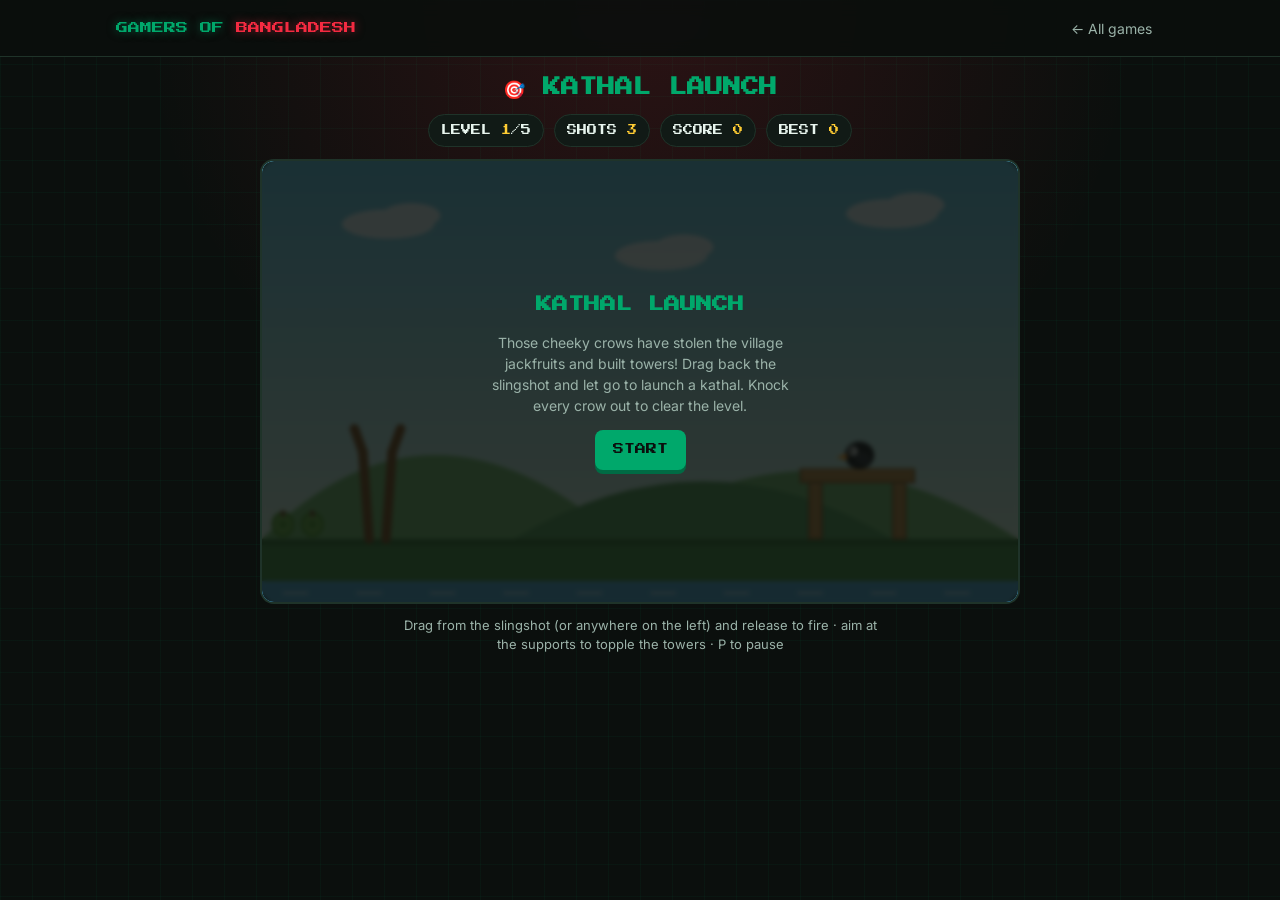
<file: games/kathal-launch/index.html>
<!DOCTYPE html>
<html lang="en">
<head>
  <meta charset="UTF-8">
  <meta name="viewport" content="width=device-width, initial-scale=1.0, maximum-scale=1.0">
  <title>Kathal Launch — Gamers of Bangladesh</title>
  <meta name="description" content="Sling jackfruits to knock down towers and send the crows flying. Free browser physics game with 5 levels.">
  <meta name="theme-color" content="#0b0f0d">
  <link rel="icon" href="../../favicon.svg" type="image/svg+xml">
  <link rel="preconnect" href="https://fonts.googleapis.com">
  <link rel="preconnect" href="https://fonts.gstatic.com" crossorigin>
  <link href="https://fonts.googleapis.com/css2?family=Press+Start+2P&family=Inter:wght@400;600&display=swap" rel="stylesheet">
  <link rel="stylesheet" href="../../assets/style.css">
</head>
<body class="game-page" data-game="sling">
  <header class="site-header">
    <div class="wrap">
      <a class="brand" href="../../">GAMERS OF <span>BANGLADESH</span></a>
      <a class="nav-link" href="../../#games">← All games</a>
    </div>
  </header>

  <main class="game-main">
    <h1 class="game-title">🎯 KATHAL LAUNCH</h1>
    <div class="hud">
      <span class="pill">LEVEL <b id="level">1</b>/5</span>
      <span class="pill">SHOTS <b id="shots">3</b></span>
      <span class="pill">SCORE <b id="score">0</b></span>
      <span class="pill">BEST <b id="best">0</b></span>
    </div>

    <div class="stage" id="stage" style="max-width:760px">
      <canvas id="canvas" aria-label="Kathal Launch game"></canvas>
      <div class="overlay" id="overlay">
        <h2 id="ovTitle">KATHAL LAUNCH</h2>
        <p id="ovText">Those cheeky crows have stolen the village jackfruits and built towers! Drag back the slingshot and let go to launch a kathal. Knock every crow out to clear the level.</p>
        <div class="big" id="ovScore" hidden></div>
        <button class="btn" id="startBtn">START</button>
      </div>
    </div>
    <p class="help">Drag from the slingshot (or anywhere on the left) and release to fire · aim at the supports to topple the towers · P to pause</p>
  </main>

  <script src="../../assets/common.js"></script>
  <script>
  (function () {
    var W = 720, H = 420, GY = 360;          // world size and ground line
    var AX = 110, AY = 285;                  // sling anchor (where the kathal rests)
    var MAXPULL = 85, POWER = 11, GRAV = 900;
    var canvas = document.getElementById('canvas');
    var ctx = GOB.setupCanvas(canvas, W, H);
    var $ = function (id) { return document.getElementById(id); };
    var overlay = $('overlay'), ovTitle = $('ovTitle'), ovText = $('ovText'), ovScore = $('ovScore'), startBtn = $('startBtn');
    var levelEl = $('level'), shotsEl = $('shots'), scoreEl = $('score'), bestEl = $('best');
    bestEl.textContent = GOB.getBest('sling');

    /* ------------------------------------------------------------ physics (axis-aligned boxes, no rotation) */
    var DENS = { wood: 1, stone: 2.4, crow: 0.7, shot: 5 };
    var HP = { wood: 260, stone: 900, crow: 100, shot: 1e9 };
    function mk(type, x, y, w, h) {
      var m = w * h * DENS[type] / 1000;
      return { type: type, x: x, y: y, w: w, h: h, vx: 0, vy: 0, m: m, invM: 1 / m, hp: HP[type] };
    }
    var ground = { type: 'ground', x: -2000, y: GY, w: 6000, h: 400, vx: 0, vy: 0, m: 1e9, invM: 0, hp: 1e9 };

    var score, level, shotsLeft, bodies, parts, shot, state, aiming, pull, settleT, levelT, raf, last, flash;

    function hurt(b, other, speed) {
      if (b.invM === 0 || speed < 60) return;
      var om = other.invM === 0 ? 3 : Math.min(other.m, 14);
      b.hp -= (speed - 60) * (0.35 + om * 0.08);
    }

    function collide(a, b) {
      var ox = Math.min(a.x + a.w, b.x + b.w) - Math.max(a.x, b.x);
      var oy = Math.min(a.y + a.h, b.y + b.h) - Math.max(a.y, b.y);
      if (ox <= 0 || oy <= 0) return;
      var invSum = a.invM + b.invM;
      if (invSum === 0) return;
      var nx = 0, ny = 0, pen;
      if (ox < oy) { pen = ox; nx = (a.x + a.w / 2 < b.x + b.w / 2) ? 1 : -1; }
      else { pen = oy; ny = (a.y + a.h / 2 < b.y + b.h / 2) ? 1 : -1; }
      var corr = Math.max(pen - 0.4, 0) * 0.85 / invSum;
      a.x -= nx * corr * a.invM; a.y -= ny * corr * a.invM;
      b.x += nx * corr * b.invM; b.y += ny * corr * b.invM;
      var rvx = b.vx - a.vx, rvy = b.vy - a.vy, vn = rvx * nx + rvy * ny;
      if (vn >= 0) return;
      var e = -vn > 220 ? 0.12 : 0;
      var j = -(1 + e) * vn / invSum;
      a.vx -= j * nx * a.invM; a.vy -= j * ny * a.invM;
      b.vx += j * nx * b.invM; b.vy += j * ny * b.invM;
      var tx = -ny, ty = nx, vt = rvx * tx + rvy * ty;
      var jt = Math.max(-0.6 * j, Math.min(0.6 * j, -vt / invSum));
      a.vx -= jt * tx * a.invM; a.vy -= jt * ty * a.invM;
      b.vx += jt * tx * b.invM; b.vy += jt * ty * b.invM;
      hurt(a, b, -vn); hurt(b, a, -vn);
    }

    function stepPhysics(dt) {
      var SUB = 4, h = dt / SUB;
      for (var s = 0; s < SUB; s++) {
        var i, j, b;
        for (i = 0; i < bodies.length; i++) {
          b = bodies[i];
          b.vy += GRAV * h; b.x += b.vx * h; b.y += b.vy * h;
          b.vx *= 0.9995;
        }
        for (var it = 0; it < 4; it++) {
          for (i = 0; i < bodies.length; i++) {
            collide(ground, bodies[i]);
            for (j = i + 1; j < bodies.length; j++) collide(bodies[i], bodies[j]);
          }
        }
      }
      // resolve damage
      for (var k = bodies.length - 1; k >= 0; k--) {
        var o = bodies[k];
        if (o.hp <= 0) { destroy(o); bodies.splice(k, 1); }
        else if (o.x > W + 80 || o.x < -120) { if (o.type === 'crow') { score += 500; hud(); } bodies.splice(k, 1); }
      }
    }

    function destroy(o) {
      if (o.type === 'crow') { score += 500; burst(o, '#1a1a1f', 14); burst(o, '#ffffff', 4); }
      else { score += o.type === 'stone' ? 200 : 100; burst(o, o.type === 'stone' ? '#9aa0a6' : '#c99048', 8); }
      if (shot === o) shot = null;
      hud();
    }
    function burst(o, color, n) {
      for (var i = 0; i < n; i++) parts.push({ x: o.x + o.w / 2, y: o.y + o.h / 2, vx: (Math.random() - 0.5) * 300, vy: -Math.random() * 280, life: 0.7 + Math.random() * 0.5, c: color, s: 2 + Math.random() * 4 });
    }

    /* ------------------------------------------------------------ levels */
    function post(x, base, h, t) { h = h || 54; return mk(t || 'wood', x, base - h, 14, h); }
    function plank(x, base, w) { return mk('wood', x, base - 14, w || 94, 14); }
    function crate(x, base, s, t) { return mk(t || 'wood', x, base - (s || 30), s || 30, s || 30); }
    function crow(x, base) { return mk('crow', x, base - 26, 26, 26); }

    var LEVELS = [
      { shots: 3, build: function () { return [post(520, GY), post(600, GY), plank(512, GY - 54, 110), crow(556, GY - 68)]; } },
      { shots: 4, build: function () { return [
          crate(470, GY, 40, 'stone'), crate(470, GY - 40, 40, 'wood'), crow(560, GY),
          post(610, GY), post(670, GY), plank(602, GY - 54, 86), crow(634, GY - 68)]; } },
      { shots: 4, build: function () { return [
          post(500, GY, 54, 'stone'), post(580, GY, 54, 'stone'), plank(492, GY - 54, 102), post(500, GY - 68), post(580, GY - 68),
          plank(492, GY - 122, 102), crow(536, GY - 136), crow(538, GY)]; } },
      { shots: 5, build: function () { return [
          post(440, GY), post(500, GY), plank(432, GY - 54, 80), crow(466, GY - 68),
          crate(555, GY, 36, 'stone'), crow(560, GY - 36),
          post(620, GY), post(690, GY), plank(612, GY - 54, 90), crow(646, GY - 68)]; } },
      { shots: 5, build: function () { return [
          crate(470, GY, 40, 'stone'), crate(510, GY, 40, 'stone'), crate(550, GY, 40, 'stone'),
          plank(466, GY - 40, 130, 'wood'), crow(480, GY - 54), crow(556, GY - 54),
          post(620, GY), post(690, GY), plank(612, GY - 54, 90), post(626, GY - 68, 44), post(676, GY - 68, 44),
          plank(618, GY - 112, 80), crow(646, GY - 126), crow(650, GY)]; } }
    ];
    function loadLevel(n) {
      level = n; bodies = LEVELS[n].build(); parts = []; shot = null;
      shotsLeft = LEVELS[n].shots; aiming = false; settleT = 0;
      state = 'ready';
      hud();
    }
    function crowsLeft() { return bodies.filter(function (b) { return b.type === 'crow'; }).length; }
    function hud() { levelEl.textContent = level + 1; shotsEl.textContent = shotsLeft; scoreEl.textContent = score; }

    /* ------------------------------------------------------------ firing */
    function clampPull(px, py) {
      var dx = px - AX, dy = py - AY, d = Math.hypot(dx, dy);
      if (d > MAXPULL) { dx = dx / d * MAXPULL; dy = dy / d * MAXPULL; }
      return { x: AX + dx, y: AY + dy };
    }
    function launch(from) {
      var vx = (AX - from.x) * POWER, vy = (AY - from.y) * POWER;
      shot = mk('shot', from.x - 12, from.y - 12, 24, 24);
      shot.vx = vx; shot.vy = vy; shot.born = 0;
      bodies.push(shot);
      shotsLeft--; state = 'flying'; settleT = 0; hud();
    }
    function toWorld(e) {
      var r = canvas.getBoundingClientRect();
      return { x: (e.clientX - r.left) / r.width * W, y: (e.clientY - r.top) / r.height * H };
    }

    /* ------------------------------------------------------------ loop */
    function update(dt) {
      stepPhysics(dt);
      parts.forEach(function (p) { p.vy += 700 * dt; p.x += p.vx * dt; p.y += p.vy * dt; p.life -= dt; });
      parts = parts.filter(function (p) { return p.life > 0; });
      if (flash > 0) flash -= dt;

      if (state === 'flying') {
        if (shot) shot.born += dt;
        var moving = false;
        for (var i = 0; i < bodies.length; i++) {
          var b = bodies[i];
          if (Math.abs(b.vx) > 14 || Math.abs(b.vy) > 40) { moving = true; break; }
        }
        settleT = moving ? 0 : settleT + dt;
        if (settleT > 0.8 || (shot && shot.born > 7)) afterShot();
      }
    }

    function afterShot() {
      if (shot) { burst(shot, '#7ddc4a', 6); bodies.splice(bodies.indexOf(shot), 1); shot = null; }
      if (crowsLeft() === 0) return levelClear();
      if (shotsLeft <= 0) return gameOver(false);
      state = 'ready';
    }

    function levelClear() {
      var bonus = shotsLeft * 1000; score += bonus; hud();
      if (level >= LEVELS.length - 1) return gameOver(true);
      state = 'between';
      showOverlay('LEVEL ' + (level + 1) + ' CLEAR!', 'Bonus +' + bonus + ' for unused kathals.', score, 'NEXT LEVEL', function () { loadLevel(level + 1); });
    }
    function gameOver(won) {
      state = 'over';
      var record = GOB.saveBest('sling', score);
      bestEl.textContent = GOB.getBest('sling');
      showOverlay(won ? 'ALL CROWS DEFEATED!' : 'OUT OF KATHALS!', record ? 'New high score!' : (won ? 'The village jackfruits are safe.' : 'The crows win this round. Try again?'), score, 'PLAY AGAIN', newGame);
    }

    var overlayAction = null;
    function showOverlay(title, text, scoreVal, btn, action) {
      ovTitle.textContent = title; ovText.textContent = text;
      ovScore.hidden = scoreVal === null; ovScore.textContent = scoreVal === null ? '' : scoreVal;
      startBtn.textContent = btn; overlayAction = action;
      overlay.hidden = false; startBtn.focus();
    }
    function newGame() { score = 0; loadLevel(0); }

    /* ------------------------------------------------------------ drawing */
    function drawScene() {
      var g = ctx.createLinearGradient(0, 0, 0, GY);
      g.addColorStop(0, '#5ec6e8'); g.addColorStop(1, '#d9f3e0');
      ctx.fillStyle = g; ctx.fillRect(0, 0, W, H);
      ctx.fillStyle = '#fff';                                                   // clouds
      [[120, 60], [380, 90], [600, 50]].forEach(function (c) { ctx.globalAlpha = .8; ctx.beginPath(); ctx.ellipse(c[0], c[1], 44, 14, 0, 0, 7); ctx.ellipse(c[0] + 22, c[1] - 8, 28, 12, 0, 0, 7); ctx.fill(); });
      ctx.globalAlpha = 1;
      ctx.fillStyle = '#6fb86a';                                                // hills
      ctx.beginPath(); ctx.moveTo(0, GY); ctx.quadraticCurveTo(160, 200, 340, GY); ctx.quadraticCurveTo(520, 230, 720, GY); ctx.fill();
      ctx.fillStyle = '#4f9a55';
      ctx.beginPath(); ctx.moveTo(240, GY); ctx.quadraticCurveTo(420, 250, 600, GY); ctx.fill();
      ctx.fillStyle = '#3f8a3f'; ctx.fillRect(0, GY, W, H - GY);               // grass
      ctx.fillStyle = '#2f6f2f'; ctx.fillRect(0, GY, W, 6);
      ctx.fillStyle = '#4aa8d8'; ctx.fillRect(0, GY + 40, W, 24);               // pond strip
      ctx.fillStyle = 'rgba(255,255,255,.4)'; for (var x = 20; x < W; x += 70) ctx.fillRect(x, GY + 50, 24, 3);
    }
    function drawSling(front) {
      ctx.strokeStyle = '#7a4a1e'; ctx.lineWidth = 9; ctx.lineCap = 'round';
      if (!front) { ctx.beginPath(); ctx.moveTo(AX - 14, AY - 8); ctx.lineTo(AX - 8, GY); ctx.stroke(); ctx.beginPath(); ctx.moveTo(AX - 14, AY - 8); ctx.lineTo(AX - 22, AY - 30); ctx.stroke(); }
      else { ctx.beginPath(); ctx.moveTo(AX + 14, AY - 8); ctx.lineTo(AX + 8, GY); ctx.stroke(); ctx.beginPath(); ctx.moveTo(AX + 14, AY - 8); ctx.lineTo(AX + 22, AY - 30); ctx.stroke(); }
    }
    function drawBand(to) {
      ctx.strokeStyle = '#3a2410'; ctx.lineWidth = 5;
      ctx.beginPath(); ctx.moveTo(AX - 22, AY - 28); ctx.lineTo(to.x, to.y); ctx.stroke();
      ctx.beginPath(); ctx.moveTo(AX + 22, AY - 28); ctx.lineTo(to.x, to.y); ctx.stroke();
    }
    function drawKathal(cx, cy, rot, r) {
      ctx.save(); ctx.translate(cx, cy); ctx.rotate(rot);
      ctx.fillStyle = '#4f9a2f'; ctx.beginPath(); ctx.ellipse(0, 0, r, r * 1.12, 0, 0, 7); ctx.fill();
      ctx.fillStyle = '#9be070';
      for (var a = 0; a < 9; a++) { var ang = a * 0.7; ctx.beginPath(); ctx.arc(Math.cos(ang) * r * 0.55, Math.sin(ang) * r * 0.6, r * 0.14, 0, 7); ctx.fill(); }
      ctx.fillStyle = '#6b4423'; ctx.fillRect(-2, -r * 1.2, 4, 6);
      ctx.restore();
    }
    function drawBody(b) {
      if (b.type === 'wood') {
        ctx.fillStyle = '#b9843d'; ctx.fillRect(b.x, b.y, b.w, b.h);
        ctx.fillStyle = '#d8a35c'; ctx.fillRect(b.x, b.y, b.w, 3);
        ctx.strokeStyle = '#7a5220'; ctx.lineWidth = 1.5; ctx.strokeRect(b.x + 0.75, b.y + 0.75, b.w - 1.5, b.h - 1.5);
        var dmg = 1 - b.hp / HP.wood;
        if (dmg > 0.3) { ctx.beginPath(); ctx.moveTo(b.x + b.w * 0.3, b.y); ctx.lineTo(b.x + b.w * 0.5, b.y + b.h); ctx.stroke(); }
      } else if (b.type === 'stone') {
        ctx.fillStyle = '#8f969c'; ctx.fillRect(b.x, b.y, b.w, b.h);
        ctx.fillStyle = '#b4bbc1'; ctx.fillRect(b.x, b.y, b.w, 4);
        ctx.strokeStyle = '#5b6168'; ctx.lineWidth = 2; ctx.strokeRect(b.x + 1, b.y + 1, b.w - 2, b.h - 2);
      } else if (b.type === 'crow') {
        var cx = b.x + b.w / 2, cy = b.y + b.h / 2;
        ctx.fillStyle = '#17171c'; ctx.beginPath(); ctx.ellipse(cx, cy, 14, 13, 0, 0, 7); ctx.fill();
        ctx.fillStyle = '#2b2b33'; ctx.beginPath(); ctx.ellipse(cx + 3, cy + 3, 8, 6, 0.4, 0, 7); ctx.fill();
        ctx.fillStyle = '#ff9a1f'; ctx.beginPath(); ctx.moveTo(cx - 12, cy - 2); ctx.lineTo(cx - 22, cy + 2); ctx.lineTo(cx - 12, cy + 5); ctx.fill();
        ctx.fillStyle = '#fff'; ctx.beginPath(); ctx.arc(cx - 6, cy - 4, 4, 0, 7); ctx.fill();
        ctx.fillStyle = '#000'; ctx.beginPath(); ctx.arc(cx - 7, cy - 4, 1.8, 0, 7); ctx.fill();
        ctx.strokeStyle = '#17171c'; ctx.lineWidth = 2; ctx.beginPath(); ctx.moveTo(cx - 6, cy - 9); ctx.lineTo(cx - 2, cy - 12); ctx.stroke();
      } else if (b.type === 'shot') {
        drawKathal(b.x + 12, b.y + 12, b.x * 0.05, 13);
      }
    }
    function drawTrajectory() {
      var vx = (AX - pull.x) * POWER, vy = (AY - pull.y) * POWER;
      ctx.fillStyle = 'rgba(255,255,255,.85)';
      for (var i = 1; i <= 9; i++) {
        var t = i * 0.07, x = pull.x + vx * t, y = pull.y + vy * t + 0.5 * GRAV * t * t;
        ctx.beginPath(); ctx.arc(x, y, 3.5 - i * 0.2, 0, 7); ctx.fill();
      }
    }

    function render() {
      drawScene();
      drawSling(false);
      if (aiming) drawBand(pull); else if (state === 'ready') drawBand({ x: AX, y: AY });
      bodies.forEach(function (b) { if (b !== shot) drawBody(b); });
      if (state === 'ready' && !aiming && shotsLeft > 0) drawKathal(AX, AY, 0, 13);
      if (aiming) { drawKathal(pull.x, pull.y, 0, 13); drawTrajectory(); }
      if (shot) drawBody(shot);
      drawSling(true);
      // waiting kathals
      for (var i = 1; i < shotsLeft; i++) drawKathal(AX - 34 - i * 28, GY - 14, 0, 11);
      parts.forEach(function (p) { ctx.globalAlpha = Math.min(1, p.life * 2); ctx.fillStyle = p.c; ctx.fillRect(p.x, p.y, p.s, p.s); });
      ctx.globalAlpha = 1;
    }

    function frame(ts) {
      var dt = Math.min(0.033, (ts - last) / 1000); last = ts;
      if (state !== 'paused') update(dt);
      render();
      raf = requestAnimationFrame(frame);
    }

    /* ------------------------------------------------------------ input */
    canvas.addEventListener('pointerdown', function (e) {
      if (state !== 'ready' || shotsLeft <= 0) return;
      var p = toWorld(e);
      if (p.x > W * 0.5) return;
      aiming = true; pull = clampPull(p.x, p.y); canvas.setPointerCapture(e.pointerId);
    });
    canvas.addEventListener('pointermove', function (e) { if (aiming) { var p = toWorld(e); pull = clampPull(p.x, p.y); } });
    function release() {
      if (!aiming) return;
      aiming = false;
      if (Math.hypot(pull.x - AX, pull.y - AY) > 16) launch(pull);
    }
    canvas.addEventListener('pointerup', release);
    canvas.addEventListener('pointercancel', function () { aiming = false; });

    startBtn.addEventListener('click', function () {
      overlay.hidden = true;
      if (state === 'paused') { state = prevState; return; }
      if (overlayAction) { var a = overlayAction; overlayAction = null; a(); }
    });
    var prevState = 'ready';
    function pause() {
      if (state === 'paused' || state === 'over' || state === 'between' || overlay.hidden === false) return;
      prevState = state; state = 'paused'; aiming = false;
      showOverlay('PAUSED', 'Take a break. The crows aren\'t going anywhere.', null, 'RESUME', null);
    }
    document.addEventListener('keydown', function (e) {
      if (e.key === 'p' || e.key === 'P' || e.key === 'Escape') pause();
      if ((e.key === 'Enter' || e.key === ' ') && !overlay.hidden) { e.preventDefault(); startBtn.click(); }
    });
    document.addEventListener('visibilitychange', function () { if (document.hidden) pause(); });

    // first screen
    score = 0; flash = 0; loadLevel(0); state = 'intro'; overlayAction = newGame;
    last = performance.now(); raf = requestAnimationFrame(frame);

    // Test hooks (used by the automated checks)
    window.__sling = {
      step: function (dt) { update(dt); }, loadLevel: loadLevel, newGame: newGame,
      launchVec: function (vx, vy) { var from = { x: AX - vx / POWER, y: AY - vy / POWER }; var d = Math.hypot(from.x - AX, from.y - AY); if (d > MAXPULL) throw new Error('pull too long ' + d); launch(from); },
      get bodies() { return bodies; }, get state() { return state; }, get score() { return score; }, get shotsLeft() { return shotsLeft; }, get level() { return level; },
      crowsLeft: crowsLeft, MAXPULL: MAXPULL, POWER: POWER, AX: AX, AY: AY
    };
  })();
  </script>
</body>
</html>
</file>
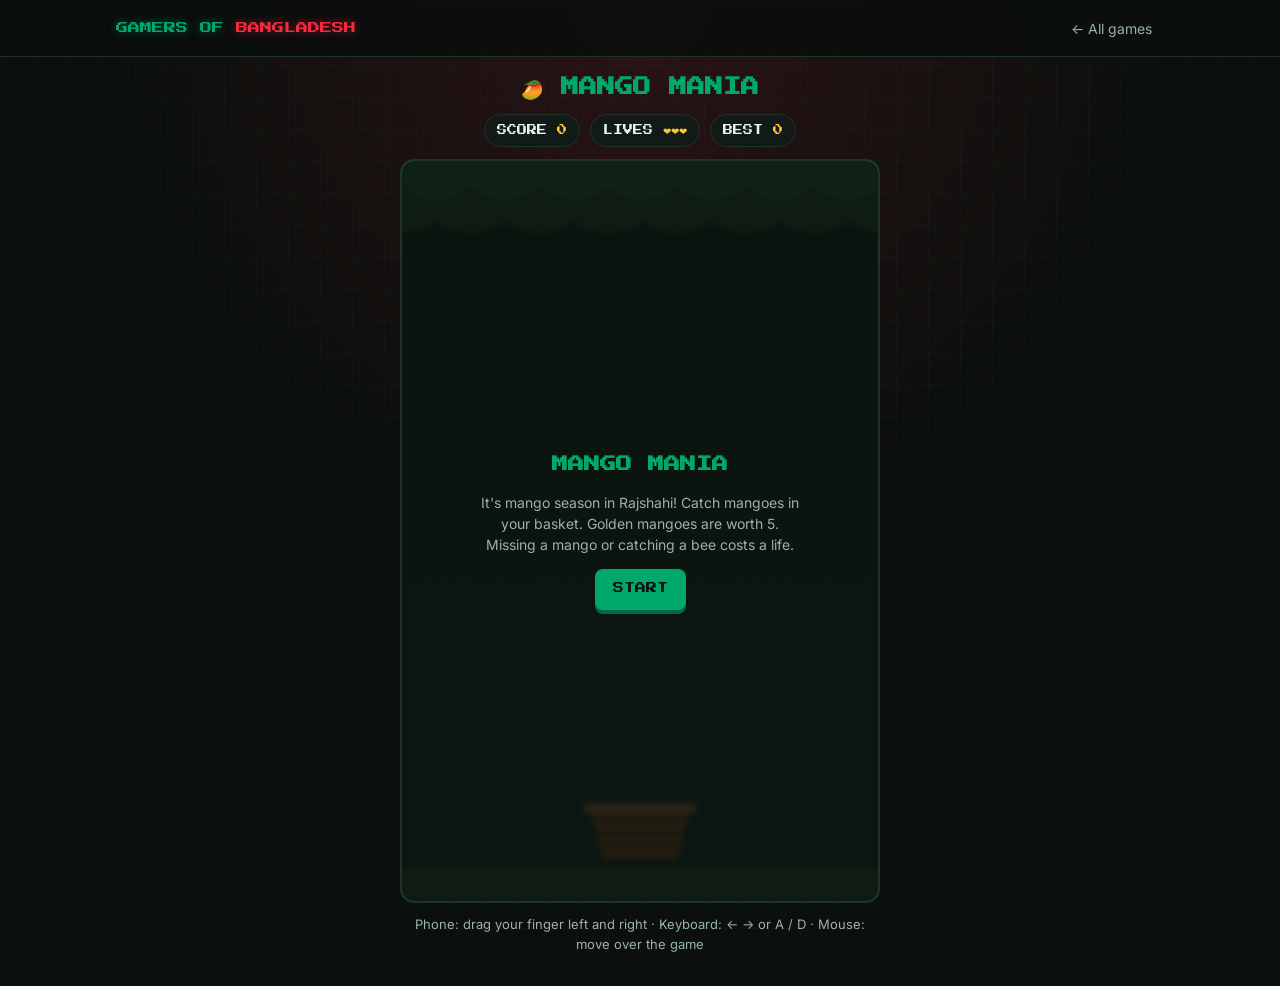
<file: games/mango-mania/index.html>
<!DOCTYPE html>
<html lang="en">
<head>
  <meta charset="UTF-8">
  <meta name="viewport" content="width=device-width, initial-scale=1.0, maximum-scale=1.0">
  <title>Mango Mania — Gamers of Bangladesh</title>
  <meta name="description" content="Catch falling mangoes and avoid the bees. A free browser game.">
  <meta name="theme-color" content="#0b0f0d">
  <link rel="icon" href="../../favicon.svg" type="image/svg+xml">
  <link rel="preconnect" href="https://fonts.googleapis.com">
  <link rel="preconnect" href="https://fonts.gstatic.com" crossorigin>
  <link href="https://fonts.googleapis.com/css2?family=Press+Start+2P&family=Inter:wght@400;600&display=swap" rel="stylesheet">
  <link rel="stylesheet" href="../../assets/style.css">
</head>
<body class="game-page" data-game="mango">
  <header class="site-header">
    <div class="wrap">
      <a class="brand" href="../../">GAMERS OF <span>BANGLADESH</span></a>
      <a class="nav-link" href="../../#games">← All games</a>
    </div>
  </header>

  <main class="game-main">
    <h1 class="game-title">🥭 MANGO MANIA</h1>
    <div class="hud">
      <span class="pill">SCORE <b id="score">0</b></span>
      <span class="pill">LIVES <b id="lives">❤❤❤</b></span>
      <span class="pill">BEST <b id="best">0</b></span>
    </div>

    <div class="stage" id="stage">
      <canvas id="canvas" aria-label="Mango Mania game"></canvas>
      <div class="overlay" id="overlay">
        <h2 id="ovTitle">MANGO MANIA</h2>
        <p id="ovText">It's mango season in Rajshahi! Catch mangoes in your basket. Golden mangoes are worth 5. Missing a mango or catching a bee costs a life.</p>
        <div class="big" id="ovScore" hidden></div>
        <button class="btn" id="startBtn">START</button>
      </div>
    </div>

    <p class="help">Phone: drag your finger left and right · Keyboard: ← → or A / D · Mouse: move over the game</p>
  </main>

  <script src="../../assets/common.js"></script>
  <script>
  (function () {
    const W = 360, H = 560, BASKET_W = 76, BASKET_Y = H - 70;
    const canvas = document.getElementById('canvas');
    const ctx = GOB.setupCanvas(canvas, W, H);
    const overlay = document.getElementById('overlay');
    const scoreEl = document.getElementById('score');
    const livesEl = document.getElementById('lives');
    const bestEl = document.getElementById('best');
    const ovTitle = document.getElementById('ovTitle');
    const ovText = document.getElementById('ovText');
    const ovScore = document.getElementById('ovScore');
    const startBtn = document.getElementById('startBtn');

    let state = 'ready', basketX, targetX, items, popups, score, lives, spawnTimer, elapsed, last, raf;
    const keys = { left: false, right: false };
    bestEl.textContent = GOB.getBest('mango');

    function reset() {
      basketX = targetX = W / 2;
      items = []; popups = [];
      score = 0; lives = 3; spawnTimer = 0.5; elapsed = 0;
      updateHud();
    }

    function updateHud() {
      scoreEl.textContent = score;
      livesEl.textContent = '❤'.repeat(lives) + '♡'.repeat(Math.max(0, 3 - lives));
    }

    function spawn() {
      const r = Math.random();
      const beeChance = Math.min(0.32, 0.12 + elapsed / 300);
      const type = r < beeChance ? 'bee' : r < beeChance + 0.07 ? 'gold' : 'mango';
      const fall = 150 + Math.min(260, elapsed * 4) + GOB.rand(0, 60);
      items.push({ type, x: GOB.rand(24, W - 24), y: -24, vy: fall, wobble: GOB.rand(0, Math.PI * 2) });
      spawnTimer = Math.max(0.38, 0.95 - elapsed / 90) * GOB.rand(0.7, 1.2);
    }

    function update(dt) {
      elapsed += dt;
      if (keys.left) targetX -= 420 * dt;
      if (keys.right) targetX += 420 * dt;
      targetX = Math.max(BASKET_W / 2, Math.min(W - BASKET_W / 2, targetX));
      basketX += (targetX - basketX) * Math.min(1, dt * 18);

      spawnTimer -= dt;
      if (spawnTimer <= 0) spawn();

      for (const it of items) {
        it.y += it.vy * dt;
        it.wobble += dt * 6;
        if (it.type === 'bee') it.x += Math.sin(it.wobble) * 60 * dt;
        // Caught?
        if (!it.done && it.y > BASKET_Y - 8 && it.y < BASKET_Y + 18 && Math.abs(it.x - basketX) < BASKET_W / 2 + 4) {
          it.done = true;
          if (it.type === 'bee') { lives--; popups.push({ x: it.x, y: BASKET_Y - 20, text: 'OUCH!', color: '#f42a41', t: 0 }); }
          else {
            const pts = it.type === 'gold' ? 5 : 1;
            score += pts;
            popups.push({ x: it.x, y: BASKET_Y - 20, text: '+' + pts, color: it.type === 'gold' ? '#ffcc33' : '#7CFFB2', t: 0 });
          }
          updateHud();
        }
        // Missed a mango?
        if (!it.done && it.y > H + 20) {
          it.done = true;
          if (it.type !== 'bee') { lives--; popups.push({ x: it.x, y: H - 30, text: 'MISS', color: '#f42a41', t: 0 }); updateHud(); }
        }
      }
      items = items.filter(it => !it.done);
      popups.forEach(p => { p.t += dt; p.y -= 40 * dt; });
      popups = popups.filter(p => p.t < 0.8);
      if (lives <= 0) gameOver();
    }

    function drawMango(x, y, gold) {
      ctx.save(); ctx.translate(x, y); ctx.rotate(-0.4);
      const g = ctx.createRadialGradient(-5, -6, 2, 0, 0, 18);
      if (gold) { g.addColorStop(0, '#fff7b0'); g.addColorStop(1, '#e0a800'); }
      else { g.addColorStop(0, '#ffd04d'); g.addColorStop(0.7, '#ff9a1f'); g.addColorStop(1, '#e0601a'); }
      ctx.fillStyle = g;
      ctx.beginPath(); ctx.ellipse(0, 0, 14, 18, 0, 0, Math.PI * 2); ctx.fill();
      ctx.fillStyle = '#2e8b3d';
      ctx.beginPath(); ctx.ellipse(6, -18, 4, 9, 0.9, 0, Math.PI * 2); ctx.fill();
      ctx.restore();
      if (gold) {
        ctx.fillStyle = 'rgba(255,240,150,0.9)';
        const s = 3 + Math.sin(performance.now() / 120) * 2;
        ctx.fillRect(x + 12, y - 16, s, s); ctx.fillRect(x - 16, y + 6, s, s);
      }
    }

    function drawBee(x, y, wob) {
      ctx.fillStyle = 'rgba(255,255,255,0.7)';
      const flap = Math.sin(wob * 4) * 3;
      ctx.beginPath(); ctx.ellipse(x - 6, y - 10 - flap, 6, 9, -0.4, 0, Math.PI * 2); ctx.fill();
      ctx.beginPath(); ctx.ellipse(x + 6, y - 10 + flap, 6, 9, 0.4, 0, Math.PI * 2); ctx.fill();
      ctx.fillStyle = '#ffcc00';
      ctx.beginPath(); ctx.ellipse(x, y, 14, 10, 0, 0, Math.PI * 2); ctx.fill();
      ctx.fillStyle = '#1a1a1a';
      ctx.fillRect(x - 5, y - 9, 4, 18); ctx.fillRect(x + 3, y - 9, 4, 18);
      ctx.beginPath(); ctx.arc(x + 13, y, 3, 0, Math.PI * 2); ctx.fill();
    }

    function drawBasket(x) {
      const y = BASKET_Y;
      ctx.fillStyle = '#8a5a2b';
      ctx.beginPath();
      ctx.moveTo(x - BASKET_W / 2, y); ctx.lineTo(x + BASKET_W / 2, y);
      ctx.lineTo(x + BASKET_W / 2 - 10, y + 38); ctx.lineTo(x - BASKET_W / 2 + 10, y + 38);
      ctx.closePath(); ctx.fill();
      ctx.strokeStyle = '#5e3b18'; ctx.lineWidth = 2;
      for (let i = 1; i < 4; i++) { ctx.beginPath(); ctx.moveTo(x - BASKET_W / 2 + 4, y + i * 9); ctx.lineTo(x + BASKET_W / 2 - 4, y + i * 9); ctx.stroke(); }
      ctx.fillStyle = '#b07a3e'; ctx.fillRect(x - BASKET_W / 2 - 4, y - 4, BASKET_W + 8, 8);
    }

    function drawScene() {
      const sky = ctx.createLinearGradient(0, 0, 0, H);
      sky.addColorStop(0, '#0f2a1d'); sky.addColorStop(1, '#16382a');
      ctx.fillStyle = sky; ctx.fillRect(0, 0, W, H);
      // tree canopy
      ctx.fillStyle = '#1e5a34';
      for (let i = 0; i < 8; i++) { ctx.beginPath(); ctx.arc(i * 52, 8, 46, 0, Math.PI * 2); ctx.fill(); }
      ctx.fillStyle = '#2a7343';
      for (let i = 0; i < 8; i++) { ctx.beginPath(); ctx.arc(i * 52 + 26, -6, 36, 0, Math.PI * 2); ctx.fill(); }
      // grass
      ctx.fillStyle = '#245236'; ctx.fillRect(0, H - 26, W, 26);
    }

    function draw() {
      drawScene();
      for (const it of items) {
        if (it.type === 'bee') drawBee(it.x, it.y, it.wobble);
        else drawMango(it.x, it.y, it.type === 'gold');
      }
      drawBasket(basketX);
      ctx.font = '12px "Press Start 2P", monospace'; ctx.textAlign = 'center';
      for (const p of popups) { ctx.globalAlpha = 1 - p.t / 0.8; ctx.fillStyle = p.color; ctx.fillText(p.text, p.x, p.y); }
      ctx.globalAlpha = 1;
    }

    function loop(t) {
      const dt = Math.min(0.05, (t - last) / 1000);
      last = t;
      if (state === 'playing') update(dt);
      draw();
      if (state === 'playing') raf = requestAnimationFrame(loop);
    }

    function showOverlay(title, text, scoreText, btn) {
      ovTitle.textContent = title; ovText.textContent = text;
      ovScore.hidden = !scoreText; ovScore.textContent = scoreText || '';
      startBtn.textContent = btn; overlay.hidden = false; startBtn.focus();
    }

    function run() {
      state = 'playing'; overlay.hidden = true;
      last = performance.now(); cancelAnimationFrame(raf); raf = requestAnimationFrame(loop);
    }

    function start() {
      if (state === 'playing') return;
      if (state !== 'paused') reset();
      run();
    }

    function pause() {
      if (state !== 'playing') return;
      state = 'paused';
      showOverlay('PAUSED', 'Take a break. Your mangoes will wait.', '', 'RESUME');
    }

    function gameOver() {
      state = 'over';
      const record = GOB.saveBest('mango', score);
      bestEl.textContent = GOB.getBest('mango');
      showOverlay(record ? 'NEW RECORD!' : 'GAME OVER', record ? 'Mango champion of Rajshahi!' : 'The basket is empty. One more round?', String(score), 'PLAY AGAIN');
    }

    // Controls
    startBtn.addEventListener('click', start);
    function pointerTo(e) {
      const r = canvas.getBoundingClientRect();
      targetX = (e.clientX - r.left) / r.width * W;
    }
    canvas.addEventListener('pointerdown', e => { canvas.setPointerCapture(e.pointerId); pointerTo(e); });
    canvas.addEventListener('pointermove', e => { if (e.pointerType === 'mouse' || e.buttons) pointerTo(e); });
    document.addEventListener('keydown', e => {
      if (e.key === 'ArrowLeft' || e.key === 'a' || e.key === 'A') { keys.left = true; e.preventDefault(); }
      else if (e.key === 'ArrowRight' || e.key === 'd' || e.key === 'D') { keys.right = true; e.preventDefault(); }
      else if ((e.key === ' ' || e.key === 'Enter') && state !== 'playing') { start(); e.preventDefault(); }
      else if (e.key === 'Escape' || e.key === 'p') pause();
    });
    document.addEventListener('keyup', e => {
      if (e.key === 'ArrowLeft' || e.key === 'a' || e.key === 'A') keys.left = false;
      if (e.key === 'ArrowRight' || e.key === 'd' || e.key === 'D') keys.right = false;
    });
    document.addEventListener('visibilitychange', () => { if (document.hidden) pause(); });

    reset();
    draw();
  })();
  </script>
</body>
</html>
</file>
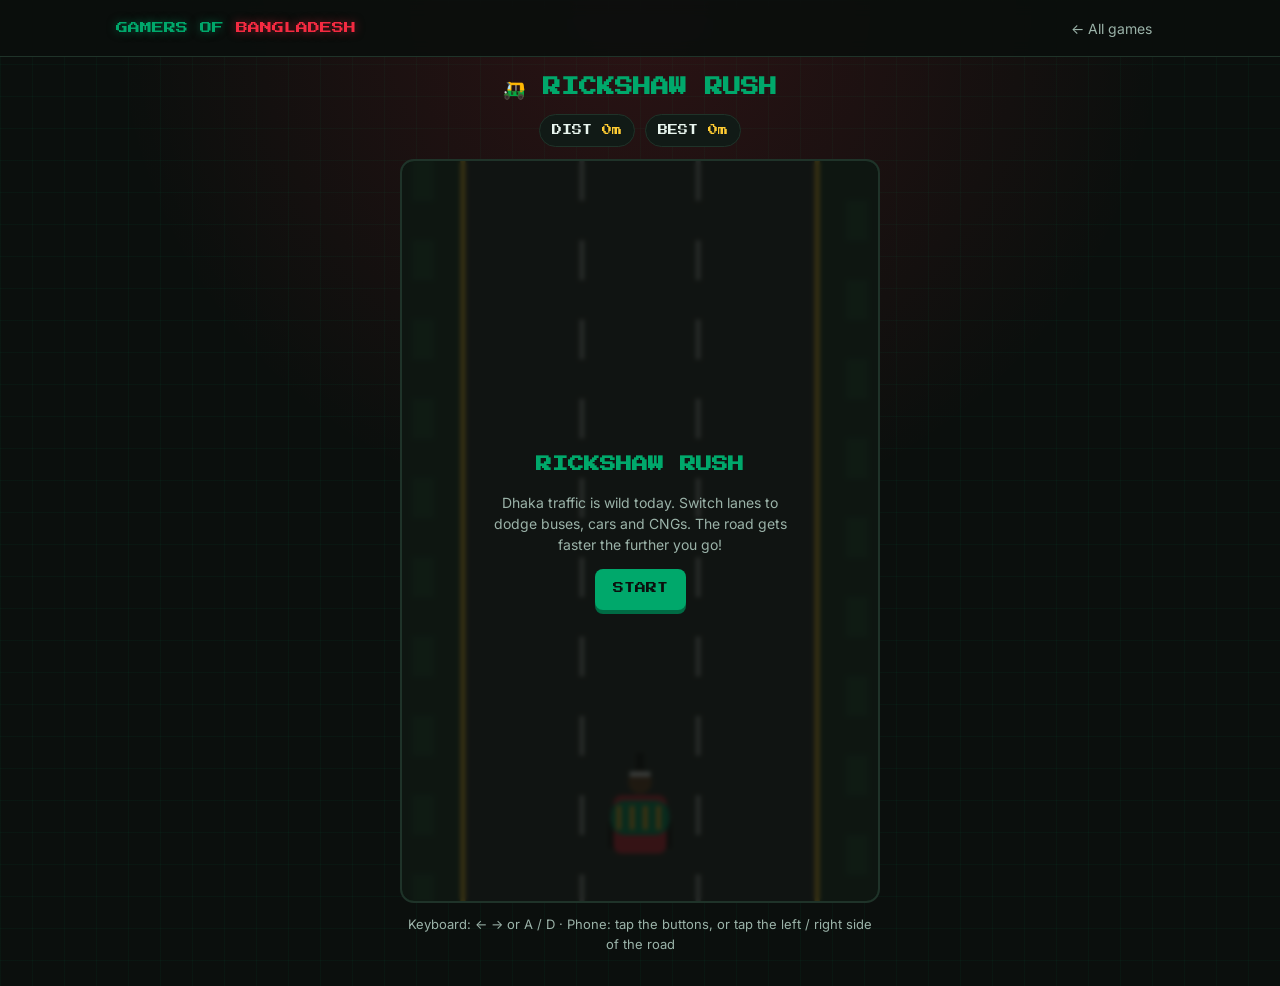
<file: games/rickshaw-rush/index.html>
<!DOCTYPE html>
<html lang="en">
<head>
  <meta charset="UTF-8">
  <meta name="viewport" content="width=device-width, initial-scale=1.0, maximum-scale=1.0">
  <title>Rickshaw Rush — Gamers of Bangladesh</title>
  <meta name="description" content="Steer your rickshaw through Dhaka traffic. A free browser game.">
  <meta name="theme-color" content="#0b0f0d">
  <link rel="icon" href="../../favicon.svg" type="image/svg+xml">
  <link rel="preconnect" href="https://fonts.googleapis.com">
  <link rel="preconnect" href="https://fonts.gstatic.com" crossorigin>
  <link href="https://fonts.googleapis.com/css2?family=Press+Start+2P&family=Inter:wght@400;600&display=swap" rel="stylesheet">
  <link rel="stylesheet" href="../../assets/style.css">
</head>
<body class="game-page" data-game="rickshaw">
  <header class="site-header">
    <div class="wrap">
      <a class="brand" href="../../">GAMERS OF <span>BANGLADESH</span></a>
      <a class="nav-link" href="../../#games">← All games</a>
    </div>
  </header>

  <main class="game-main">
    <h1 class="game-title">🛺 RICKSHAW RUSH</h1>
    <div class="hud">
      <span class="pill">DIST <b id="score">0m</b></span>
      <span class="pill">BEST <b id="best">0m</b></span>
    </div>

    <div class="stage" id="stage">
      <canvas id="canvas" aria-label="Rickshaw Rush game"></canvas>
      <div class="overlay" id="overlay">
        <h2 id="ovTitle">RICKSHAW RUSH</h2>
        <p id="ovText">Dhaka traffic is wild today. Switch lanes to dodge buses, cars and CNGs. The road gets faster the further you go!</p>
        <div class="big" id="ovScore" hidden></div>
        <button class="btn" id="startBtn">START</button>
      </div>
    </div>

    <div class="touch-controls">
      <button id="leftBtn" aria-label="Move left">◀</button>
      <button id="rightBtn" aria-label="Move right">▶</button>
    </div>
    <p class="help">Keyboard: ← → or A / D · Phone: tap the buttons, or tap the left / right side of the road</p>
  </main>

  <script src="../../assets/common.js"></script>
  <script>
  (function () {
    const W = 360, H = 560, LANES = 3, LANE_W = 88, ROAD_X = (W - LANE_W * LANES) / 2;
    const canvas = document.getElementById('canvas');
    const ctx = GOB.setupCanvas(canvas, W, H);
    const overlay = document.getElementById('overlay');
    const scoreEl = document.getElementById('score');
    const bestEl = document.getElementById('best');
    const ovTitle = document.getElementById('ovTitle');
    const ovText = document.getElementById('ovText');
    const ovScore = document.getElementById('ovScore');
    const startBtn = document.getElementById('startBtn');

    const VEHICLES = [
      { kind: 'bus',  w: 62, h: 130, color: '#d93636', stripe: '#ffcc33' },
      { kind: 'bus',  w: 62, h: 130, color: '#2f6fd6', stripe: '#ffffff' },
      { kind: 'cng',  w: 50, h: 70,  color: '#1fa45a', stripe: '#0e5c32' },
      { kind: 'car',  w: 52, h: 86,  color: '#e8e8e8', stripe: '#9aa' },
      { kind: 'car',  w: 52, h: 86,  color: '#ffb02e', stripe: '#b36b00' },
    ];

    let state = 'ready', player, traffic, speed, dist, spawnTimer, roadOffset, last, raf;
    let best = GOB.getBest('rickshaw');
    bestEl.textContent = best + 'm';

    function laneX(lane) { return ROAD_X + LANE_W * lane + LANE_W / 2; }

    function reset() {
      player = { lane: 1, x: laneX(1), y: H - 110, w: 44, h: 78 };
      traffic = [];
      speed = 240;          // pixels per second
      dist = 0;
      spawnTimer = 0.6;
      roadOffset = 0;
    }

    function move(dir) {
      if (state !== 'playing') return;
      player.lane = Math.max(0, Math.min(LANES - 1, player.lane + dir));
    }

    function spawn() {
      // Pick 1 lane (sometimes 2) to block, always leaving at least one free lane.
      const lanes = [0, 1, 2].sort(() => Math.random() - 0.5);
      const count = dist > 400 && Math.random() < 0.35 ? 2 : 1;
      for (let i = 0; i < count; i++) {
        const v = VEHICLES[Math.floor(Math.random() * VEHICLES.length)];
        traffic.push({ ...v, lane: lanes[i], x: laneX(lanes[i]), y: -v.h - GOB.rand(0, 40) });
      }
      const gap = Math.max(0.55, 1.25 - dist / 2500);
      spawnTimer = GOB.rand(gap, gap + 0.5);
    }

    function update(dt) {
      speed = Math.min(620, 240 + dist * 0.18);
      dist += speed * dt / 12;
      roadOffset = (roadOffset + speed * dt) % 60;

      // Smooth lane change
      const target = laneX(player.lane);
      player.x += (target - player.x) * Math.min(1, dt * 14);

      spawnTimer -= dt;
      if (spawnTimer <= 0) spawn();

      for (const v of traffic) v.y += speed * dt * 0.75;
      traffic = traffic.filter(v => v.y < H + 20);

      // Collision (slightly forgiving hitbox)
      const px = player.x - player.w / 2 + 6, py = player.y + 8, pw = player.w - 12, ph = player.h - 14;
      for (const v of traffic) {
        const vx = v.x - v.w / 2, vy = v.y;
        if (px < vx + v.w && px + pw > vx && py < vy + v.h && py + ph > vy) return gameOver();
      }
      scoreEl.textContent = Math.floor(dist) + 'm';
    }

    function roundRect(x, y, w, h, r, fill) {
      ctx.beginPath();
      ctx.roundRect ? ctx.roundRect(x, y, w, h, r) : ctx.rect(x, y, w, h);
      ctx.fillStyle = fill; ctx.fill();
    }

    function drawRoad() {
      // Roadside
      ctx.fillStyle = '#1d3b2a'; ctx.fillRect(0, 0, W, H);
      for (let y = -60 + roadOffset; y < H; y += 60) {
        ctx.fillStyle = '#245236';
        ctx.fillRect(8, y, 16, 30); ctx.fillRect(W - 24, y + 30, 16, 30);
      }
      // Asphalt
      ctx.fillStyle = '#2b2f2d'; ctx.fillRect(ROAD_X, 0, LANE_W * LANES, H);
      ctx.fillStyle = '#ffcc33';
      ctx.fillRect(ROAD_X - 4, 0, 4, H); ctx.fillRect(ROAD_X + LANE_W * LANES, 0, 4, H);
      // Lane dashes
      ctx.fillStyle = 'rgba(255,255,255,0.55)';
      for (let l = 1; l < LANES; l++) {
        const x = ROAD_X + LANE_W * l - 2;
        for (let y = -60 + roadOffset; y < H; y += 60) ctx.fillRect(x, y, 4, 30);
      }
    }

    function drawRickshaw(cx, y) {
      // wheels
      ctx.fillStyle = '#111';
      ctx.fillRect(cx - 24, y + 50, 6, 20); ctx.fillRect(cx + 18, y + 50, 6, 20);
      ctx.fillRect(cx - 3, y - 2, 6, 16);
      // body
      roundRect(cx - 20, y + 30, 40, 44, 6, '#f42a41');
      // hood (colourful canopy)
      roundRect(cx - 22, y + 34, 44, 26, 10, '#00a86b');
      ctx.fillStyle = '#ffcc33';
      for (let i = 0; i < 4; i++) ctx.fillRect(cx - 18 + i * 10, y + 38, 4, 18);
      // puller
      ctx.fillStyle = '#7a4a2a'; ctx.beginPath(); ctx.arc(cx, y + 20, 9, 0, Math.PI * 2); ctx.fill();
      ctx.fillStyle = '#fff'; ctx.fillRect(cx - 8, y + 12, 16, 4);
    }

    function drawVehicle(v) {
      const x = v.x - v.w / 2;
      ctx.fillStyle = 'rgba(0,0,0,0.3)'; ctx.fillRect(x + 4, v.y + 6, v.w, v.h);
      if (v.kind === 'cng') {
        roundRect(x, v.y, v.w, v.h, 16, v.color);
        roundRect(x + 6, v.y + 10, v.w - 12, v.h - 26, 10, v.stripe);
        ctx.fillStyle = '#ffcc33'; ctx.fillRect(v.x - 4, v.y + v.h - 8, 8, 6);
      } else {
        roundRect(x, v.y, v.w, v.h, 8, v.color);
        ctx.fillStyle = 'rgba(20,30,40,0.85)';
        ctx.fillRect(x + 6, v.y + v.h - 22, v.w - 12, 14);   // windshield (faces down)
        ctx.fillRect(x + 6, v.y + 8, v.w - 12, 10);
        ctx.fillStyle = v.stripe;
        if (v.kind === 'bus') { ctx.fillRect(x, v.y + 34, v.w, 6); ctx.fillRect(x, v.y + 70, v.w, 6); }
        else ctx.fillRect(v.x - 3, v.y + 22, 6, v.h - 48);
        ctx.fillStyle = '#ff4d4d';   // tail lights (traffic drives the same way as you)
        ctx.fillRect(x + 4, v.y + v.h - 4, 10, 4); ctx.fillRect(x + v.w - 14, v.y + v.h - 4, 10, 4);
      }
    }

    function draw() {
      drawRoad();
      traffic.forEach(drawVehicle);
      drawRickshaw(player.x, player.y);
    }

    function loop(t) {
      const dt = Math.min(0.05, (t - last) / 1000);
      last = t;
      if (state === 'playing') update(dt);
      draw();
      if (state === 'playing') raf = requestAnimationFrame(loop);
    }

    function run() {
      state = 'playing';
      overlay.hidden = true;
      last = performance.now();
      cancelAnimationFrame(raf);
      raf = requestAnimationFrame(loop);
    }

    function start() {
      if (state === 'playing') return;
      if (state !== 'paused') reset();
      run();
    }

    function pause() {
      if (state !== 'playing') return;
      state = 'paused';
      ovTitle.textContent = 'PAUSED';
      ovText.textContent = 'Taking a cha break? Press resume when ready.';
      ovScore.hidden = true;
      startBtn.textContent = 'RESUME';
      overlay.hidden = false;
      startBtn.focus();
    }

    function gameOver() {
      state = 'over';
      const score = Math.floor(dist);
      const record = GOB.saveBest('rickshaw', score);
      best = GOB.getBest('rickshaw');
      bestEl.textContent = best + 'm';
      ovTitle.textContent = record ? 'NEW RECORD!' : 'CRASH!';
      ovText.textContent = record ? 'You are the king of Dhaka roads.' : 'Traffic got you. Try again?';
      ovScore.hidden = false;
      ovScore.textContent = score + 'm';
      startBtn.textContent = 'PLAY AGAIN';
      overlay.hidden = false;
      startBtn.focus();
    }

    // Controls
    startBtn.addEventListener('click', start);
    document.addEventListener('keydown', e => {
      if (e.key === 'ArrowLeft' || e.key === 'a' || e.key === 'A') { move(-1); e.preventDefault(); }
      else if (e.key === 'ArrowRight' || e.key === 'd' || e.key === 'D') { move(1); e.preventDefault(); }
      else if ((e.key === ' ' || e.key === 'Enter') && state !== 'playing') { start(); e.preventDefault(); }
      else if (e.key === 'Escape' || e.key === 'p') pause();
    });
    document.getElementById('leftBtn').addEventListener('pointerdown', e => { e.preventDefault(); move(-1); });
    document.getElementById('rightBtn').addEventListener('pointerdown', e => { e.preventDefault(); move(1); });
    canvas.addEventListener('pointerdown', e => {
      const r = canvas.getBoundingClientRect();
      move(e.clientX - r.left < r.width / 2 ? -1 : 1);
    });
    document.addEventListener('visibilitychange', () => { if (document.hidden) pause(); });

    reset();
    draw();
  })();
  </script>
</body>
</html>
</file>
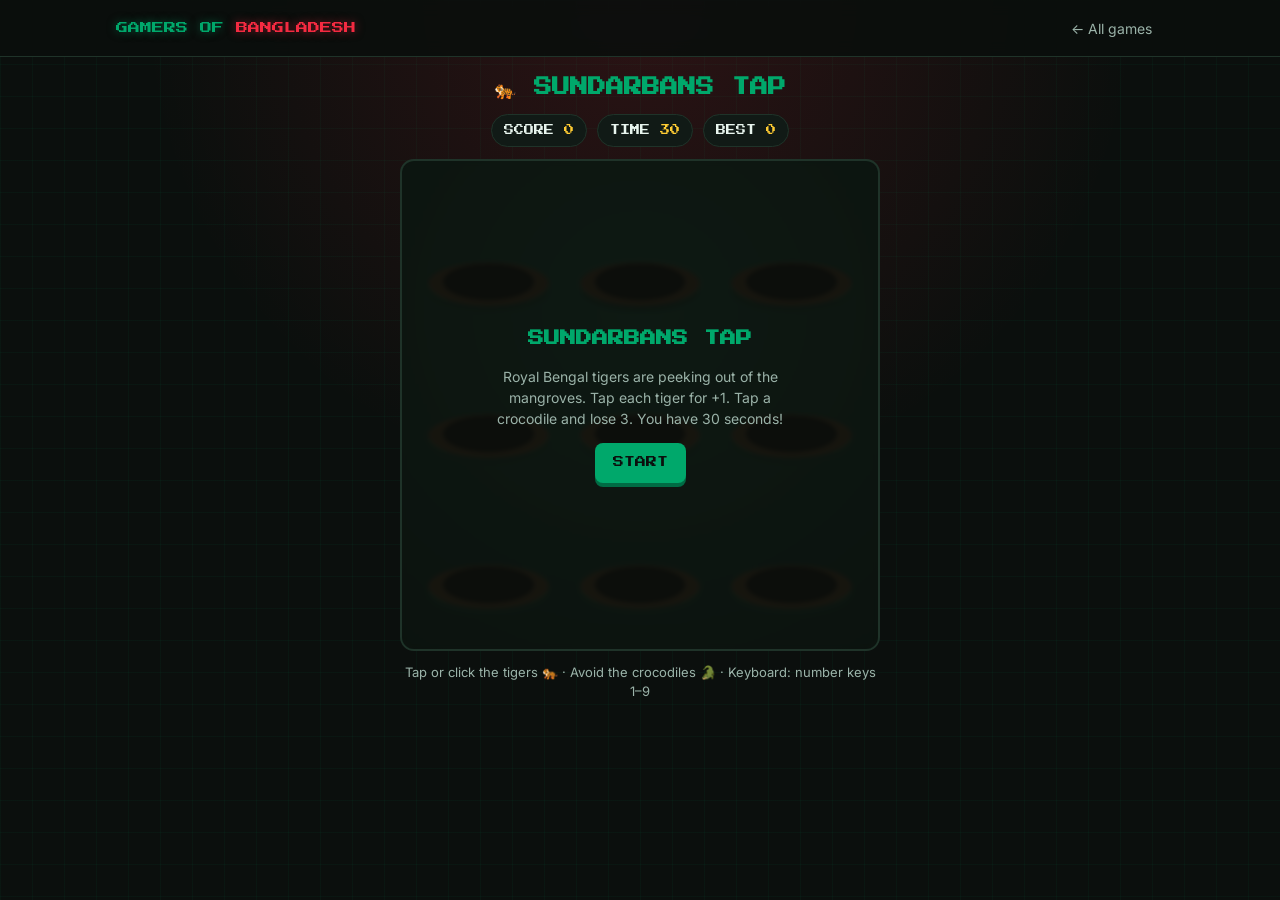
<file: games/sundarbans-tap/index.html>
<!DOCTYPE html>
<html lang="en">
<head>
  <meta charset="UTF-8">
  <meta name="viewport" content="width=device-width, initial-scale=1.0, maximum-scale=1.0">
  <title>Sundarbans Tap — Gamers of Bangladesh</title>
  <meta name="description" content="Tap the tigers, avoid the crocodiles. A free 30-second reflex game.">
  <meta name="theme-color" content="#0b0f0d">
  <link rel="icon" href="../../favicon.svg" type="image/svg+xml">
  <link rel="preconnect" href="https://fonts.googleapis.com">
  <link rel="preconnect" href="https://fonts.gstatic.com" crossorigin>
  <link href="https://fonts.googleapis.com/css2?family=Press+Start+2P&family=Inter:wght@400;600&display=swap" rel="stylesheet">
  <link rel="stylesheet" href="../../assets/style.css">
  <style>
    .field {
      display: grid; grid-template-columns: repeat(3, 1fr); gap: 14px; padding: 22px 18px 26px;
      background: radial-gradient(circle at 50% 30%, #1d4a33, #10261b);
    }
    .hole {
      position: relative; aspect-ratio: 1; border: 0; padding: 0; border-radius: 16px; cursor: pointer;
      background: transparent; touch-action: manipulation; -webkit-tap-highlight-color: transparent;
    }
    .hole:focus-visible { outline: 2px solid var(--yellow); }
    .hole::before { /* muddy burrow opening */
      content: ''; position: absolute; left: 6%; right: 6%; bottom: 10%; height: 32%; border-radius: 50%;
      background: radial-gradient(ellipse at 50% 45%, #120c06 0 52%, #4a331b 54% 70%, #2e5a3a 72%);
      box-shadow: 0 6px 0 #173523;
    }
    .pit { /* clips the animal at the middle of the opening so it rises out of the hole */
      position: absolute; left: 0; right: 0; top: 0; bottom: 26%; overflow: hidden; pointer-events: none;
    }
    .critter {
      position: absolute; left: 0; right: 0; bottom: 0; text-align: center;
      font-size: clamp(36px, 12vw, 58px); line-height: 1.1;
      transform: translateY(105%); transition: transform .12s ease-out;
    }
    .hole.up .critter { transform: translateY(6%); }
    .hole.hit .critter { transform: translateY(6%) scale(0.75) rotate(-15deg); opacity: .55; }
    .hole.bad { animation: shake .3s; }
    @keyframes shake { 25% { transform: translateX(-5px); } 75% { transform: translateX(5px); } }
    .stage.flash { box-shadow: 0 0 0 3px var(--red) inset; }
    @media (prefers-reduced-motion: reduce) { .critter { transition: none; } .hole.bad { animation: none; } }
  </style>
</head>
<body class="game-page" data-game="tiger">
  <header class="site-header">
    <div class="wrap">
      <a class="brand" href="../../">GAMERS OF <span>BANGLADESH</span></a>
      <a class="nav-link" href="../../#games">← All games</a>
    </div>
  </header>

  <main class="game-main">
    <h1 class="game-title">🐅 SUNDARBANS TAP</h1>
    <div class="hud">
      <span class="pill">SCORE <b id="score">0</b></span>
      <span class="pill">TIME <b id="time">30</b></span>
      <span class="pill">BEST <b id="best">0</b></span>
    </div>

    <div class="stage" id="stage">
      <div class="field" id="field"></div>
      <div class="overlay" id="overlay">
        <h2 id="ovTitle">SUNDARBANS TAP</h2>
        <p id="ovText">Royal Bengal tigers are peeking out of the mangroves. Tap each tiger for +1. Tap a crocodile and lose 3. You have 30 seconds!</p>
        <div class="big" id="ovScore" hidden></div>
        <button class="btn" id="startBtn">START</button>
      </div>
    </div>
    <p class="help">Tap or click the tigers 🐅 · Avoid the crocodiles 🐊 · Keyboard: number keys 1–9</p>
  </main>

  <script src="../../assets/common.js"></script>
  <script>
  (function () {
    const ROUND = 30;
    const field = document.getElementById('field');
    const stage = document.getElementById('stage');
    const overlay = document.getElementById('overlay');
    const scoreEl = document.getElementById('score');
    const timeEl = document.getElementById('time');
    const bestEl = document.getElementById('best');
    const ovTitle = document.getElementById('ovTitle');
    const ovText = document.getElementById('ovText');
    const ovScore = document.getElementById('ovScore');
    const startBtn = document.getElementById('startBtn');

    const holes = [];
    for (let i = 0; i < 9; i++) {
      const b = document.createElement('button');
      b.className = 'hole';
      b.setAttribute('aria-label', 'Hole ' + (i + 1));
      b.innerHTML = '<span class="pit"><span class="critter"></span></span>';
      b.addEventListener('pointerdown', e => { e.preventDefault(); whack(i); });
      field.appendChild(b);
      holes.push({ el: b, critter: b.querySelector('.critter'), kind: null, timer: null });
    }

    let state = 'ready', score = 0, timeLeft = ROUND, tick = null, popTimer = null, startTime = 0;
    bestEl.textContent = GOB.getBest('tiger');

    function clearHole(h) {
      clearTimeout(h.timer);
      h.kind = null;
      h.el.classList.remove('up', 'hit');
    }

    function popUp() {
      if (state !== 'playing') return;
      const progress = 1 - timeLeft / ROUND;               // 0 → 1 over the round
      const free = holes.filter(h => !h.kind);
      if (free.length) {
        const h = free[Math.floor(Math.random() * free.length)];
        h.kind = Math.random() < 0.22 + progress * 0.1 ? 'croc' : 'tiger';
        h.critter.textContent = h.kind === 'tiger' ? '🐅' : '🐊';
        h.el.classList.remove('hit');
        h.el.classList.add('up');
        const stay = 1100 - progress * 600 + GOB.rand(-100, 150);
        h.timer = setTimeout(() => clearHole(h), stay);
      }
      popTimer = setTimeout(popUp, Math.max(280, 700 - progress * 420) * GOB.rand(0.7, 1.2));
    }

    function whack(i) {
      const h = holes[i];
      if (state !== 'playing' || !h.kind || h.el.classList.contains('hit')) return;
      clearTimeout(h.timer);
      if (h.kind === 'tiger') {
        score += 1;
        h.el.classList.add('hit');
        h.timer = setTimeout(() => clearHole(h), 180);
      } else {
        score = Math.max(0, score - 3);
        h.el.classList.add('bad');
        stage.classList.add('flash');
        setTimeout(() => { h.el.classList.remove('bad'); stage.classList.remove('flash'); }, 300);
        clearHole(h);
      }
      scoreEl.textContent = score;
    }

    function start() {
      if (state === 'playing') return;
      holes.forEach(clearHole);
      score = 0; timeLeft = ROUND; startTime = performance.now();
      scoreEl.textContent = 0; timeEl.textContent = ROUND;
      state = 'playing'; overlay.hidden = true;
      tick = setInterval(() => {
        timeLeft = Math.max(0, ROUND - (performance.now() - startTime) / 1000);
        timeEl.textContent = Math.ceil(timeLeft);
        if (timeLeft <= 0) end();
      }, 100);
      popUp();
    }

    function end() {
      state = 'over';
      clearInterval(tick); clearTimeout(popTimer);
      holes.forEach(clearHole);
      const record = GOB.saveBest('tiger', score);
      bestEl.textContent = GOB.getBest('tiger');
      ovTitle.textContent = record ? 'NEW RECORD!' : "TIME'S UP!";
      ovText.textContent = record ? 'Fastest hands in the Sundarbans!' : 'The tigers are back in hiding. Go again?';
      ovScore.hidden = false; ovScore.textContent = score;
      startBtn.textContent = 'PLAY AGAIN';
      overlay.hidden = false; startBtn.focus();
    }

    startBtn.addEventListener('click', start);
    document.addEventListener('keydown', e => {
      const n = parseInt(e.key, 10);
      if (n >= 1 && n <= 9 && state === 'playing') { whack(n - 1); e.preventDefault(); }
    });
    // Leaving the tab ends the round so nobody gets a free score while away.
    document.addEventListener('visibilitychange', () => { if (document.hidden && state === 'playing') end(); });
  })();
  </script>
</body>
</html>
</file>
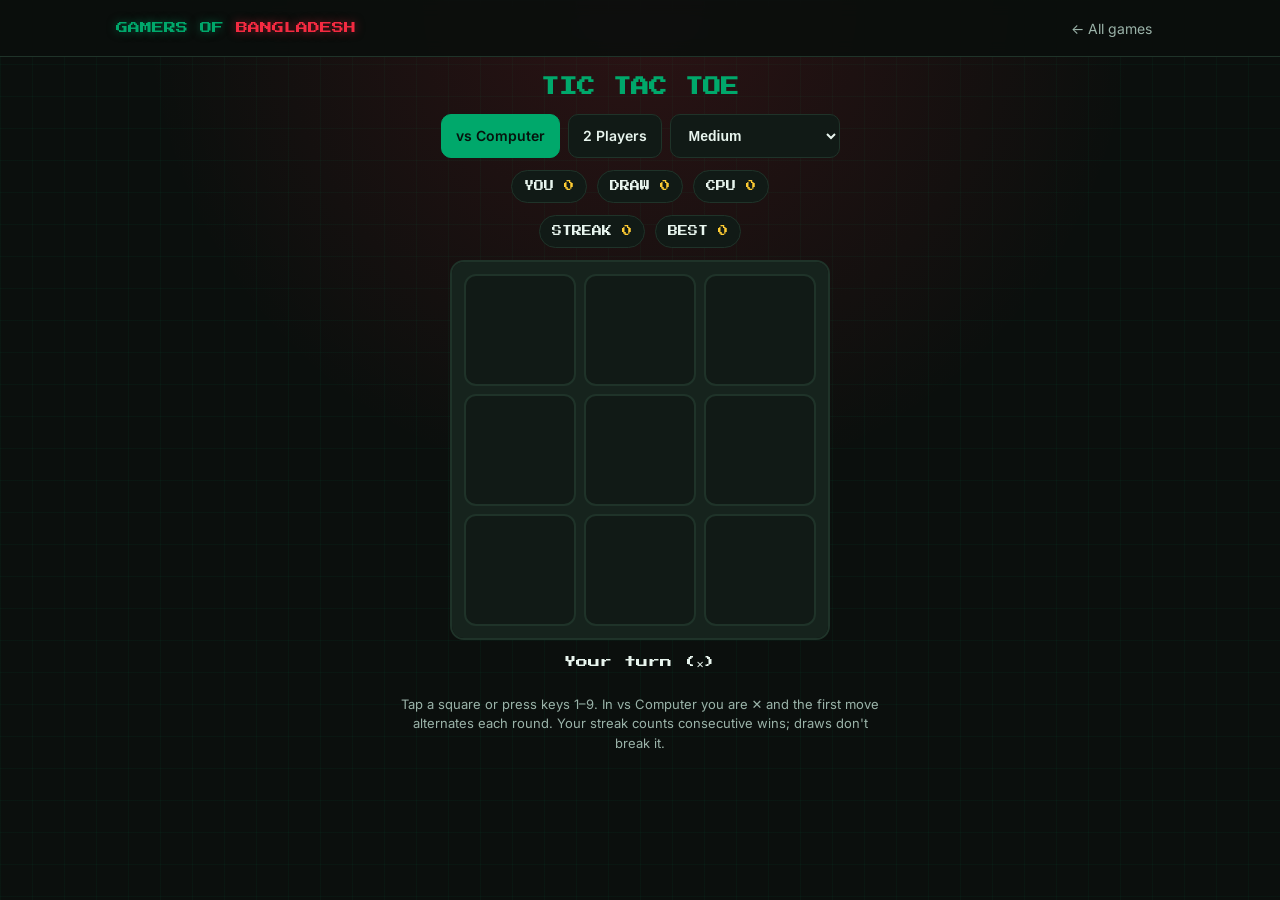
<file: games/tic-tac-toe/index.html>
<!DOCTYPE html>
<html lang="en">
<head>
  <meta charset="UTF-8">
  <meta name="viewport" content="width=device-width, initial-scale=1.0">
  <title>Tic Tac Toe — Gamers of Bangladesh</title>
  <meta name="description" content="Play Tic Tac Toe against the computer (easy, medium or unbeatable) or with a friend. Free browser game.">
  <meta name="theme-color" content="#0b0f0d">
  <link rel="icon" href="../../favicon.svg" type="image/svg+xml">
  <link rel="preconnect" href="https://fonts.googleapis.com">
  <link rel="preconnect" href="https://fonts.gstatic.com" crossorigin>
  <link href="https://fonts.googleapis.com/css2?family=Press+Start+2P&family=Inter:wght@400;600&display=swap" rel="stylesheet">
  <link rel="stylesheet" href="../../assets/style.css">
  <style>
    .seg { display: flex; gap: 8px; flex-wrap: wrap; justify-content: center; }
    .seg button, .seg select {
      min-height: 44px; padding: 0 14px; border-radius: 10px; cursor: pointer;
      background: var(--panel); color: var(--text); border: 1px solid var(--line); font-weight: 600; font-size: 14px;
    }
    .seg button[aria-pressed="true"] { background: var(--green); color: #06130d; border-color: var(--green); }
    .board3 { display: grid; grid-template-columns: repeat(3, 1fr); gap: 8px; padding: 12px; background: var(--panel-2); }
    .cell {
      aspect-ratio: 1; display: grid; place-items: center; line-height: 1; cursor: pointer;
      font-family: var(--pixel); font-size: clamp(34px, 13vw, 64px); color: var(--text);
      background: var(--panel); border: 2px solid var(--line); border-radius: 12px;
      touch-action: manipulation; -webkit-tap-highlight-color: transparent;
    }
    .cell:hover:not(:disabled), .cell:focus-visible { border-color: var(--green); }
    .cell:disabled { cursor: default; }
    .cell.x { color: #ff4d5e; text-shadow: 0 0 14px rgba(255, 77, 94, .55); }
    .cell.o { color: #2dd4bf; text-shadow: 0 0 14px rgba(45, 212, 191, .55); }
    .cell.win { background: rgba(255, 204, 51, .16); border-color: var(--yellow); }
    .status { font-family: var(--pixel); font-size: 12px; line-height: 1.7; text-align: center; min-height: 2.6em; }
    @media (prefers-reduced-motion: no-preference) {
      .cell.win { animation: pop .45s ease; }
      @keyframes pop { 50% { transform: scale(1.1); } }
    }
  </style>
</head>
<body class="game-page" data-game="ttt">
  <header class="site-header">
    <div class="wrap">
      <a class="brand" href="../../">GAMERS OF <span>BANGLADESH</span></a>
      <a class="nav-link" href="../../#games">← All games</a>
    </div>
  </header>

  <main class="game-main">
    <h1 class="game-title">TIC TAC TOE</h1>

    <div class="seg" role="group" aria-label="Game mode">
      <button id="modeCpu" aria-pressed="true">vs Computer</button>
      <button id="modeTwo" aria-pressed="false">2 Players</button>
      <label class="sr-only" for="level">Difficulty</label>
      <select id="level">
        <option value="easy">Easy</option>
        <option value="medium" selected>Medium</option>
        <option value="hard">Hard (unbeatable)</option>
      </select>
    </div>

    <div class="hud">
      <span class="pill"><span id="lblA">YOU</span> <b id="sa">0</b></span>
      <span class="pill">DRAW <b id="sd">0</b></span>
      <span class="pill"><span id="lblB">CPU</span> <b id="sb">0</b></span>
    </div>
    <div class="hud">
      <span class="pill">STREAK <b id="streak">0</b></span>
      <span class="pill">BEST <b id="best">0</b></span>
    </div>

    <div class="stage" style="max-width:380px">
      <div class="board3" id="board" role="grid" aria-label="Tic Tac Toe board"></div>
    </div>
    <p class="status" id="status" role="status" aria-live="polite"></p>
    <button class="btn" id="again" hidden>NEXT ROUND</button>
    <p class="help">Tap a square or press keys 1–9. In vs Computer you are ✕ and the first move alternates each round. Your streak counts consecutive wins; draws don't break it.</p>
  </main>

  <script src="../../assets/common.js"></script>
  <script>
  (function () {
    var LINES = [[0,1,2],[3,4,5],[6,7,8],[0,3,6],[1,4,7],[2,5,8],[0,4,8],[2,4,6]];
    var boardEl = document.getElementById('board'), statusEl = document.getElementById('status'), againBtn = document.getElementById('again');
    var levelEl = document.getElementById('level'), modeCpu = document.getElementById('modeCpu'), modeTwo = document.getElementById('modeTwo');
    var el = function (id) { return document.getElementById(id); };

    var board, turn, over, cpuMode = true, starter = 'X', stats = { x: 0, d: 0, o: 0 }, streak = 0, timer = null;
    var cells = [];
    for (var i = 0; i < 9; i++) (function (i) {
      var b = document.createElement('button');
      b.className = 'cell'; b.setAttribute('role', 'gridcell'); b.setAttribute('aria-label', 'Square ' + (i + 1) + ', empty');
      b.addEventListener('click', function () { humanMove(i); });
      boardEl.appendChild(b); cells.push(b);
    })(i);

    function winner(b) {
      for (var k = 0; k < LINES.length; k++) {
        var l = LINES[k];
        if (b[l[0]] && b[l[0]] === b[l[1]] && b[l[0]] === b[l[2]]) return { p: b[l[0]], line: l };
      }
      for (var j = 0; j < 9; j++) if (!b[j]) return null;
      return { p: 'draw' };
    }

    // Exhaustive minimax (a 3x3 board is tiny). Prefers faster wins and slower losses.
    function score(b, mover, ai, hu, depth) {
      var w = winner(b);
      if (w) return w.p === ai ? 10 - depth : w.p === hu ? depth - 10 : 0;
      var best = mover === ai ? -99 : 99;
      for (var i = 0; i < 9; i++) if (!b[i]) {
        b[i] = mover;
        var s = score(b, mover === ai ? hu : ai, ai, hu, depth + 1);
        b[i] = null;
        best = mover === ai ? Math.max(best, s) : Math.min(best, s);
      }
      return best;
    }
    function cpuPick() {
      var empty = [], i;
      for (i = 0; i < 9; i++) if (!board[i]) empty.push(i);
      var chance = { easy: 0.35, medium: 0.75, hard: 1 }[levelEl.value];
      if (Math.random() > chance) return empty[Math.floor(Math.random() * empty.length)];
      var bestS = -99, moves = [];
      empty.forEach(function (m) {
        board[m] = 'O';
        var s = score(board, 'X', 'O', 'X', 1);
        board[m] = null;
        if (s > bestS) { bestS = s; moves = [m]; } else if (s === bestS) moves.push(m);
      });
      return moves[Math.floor(Math.random() * moves.length)];
    }

    function setStatus(t) { statusEl.textContent = t; }
    function labels() {
      el('lblA').textContent = cpuMode ? 'YOU' : 'X';
      el('lblB').textContent = cpuMode ? 'CPU' : 'O';
      el('sa').textContent = stats.x; el('sd').textContent = stats.d; el('sb').textContent = stats.o;
      el('streak').textContent = cpuMode ? streak : '–';
      var b = GOB.getBest('ttt'); el('best').textContent = b || 0;
    }

    function newRound() {
      clearTimeout(timer);
      board = new Array(9).fill(null); over = false; turn = starter;
      cells.forEach(function (c, i) { c.textContent = ''; c.className = 'cell'; c.disabled = false; c.setAttribute('aria-label', 'Square ' + (i + 1) + ', empty'); });
      againBtn.hidden = true;
      labels();
      if (cpuMode && turn === 'O') { setStatus('Computer is thinking…'); timer = setTimeout(cpuMove, 500); }
      else setStatus(cpuMode ? 'Your turn (✕)' : 'Player ' + (turn === 'X' ? '✕' : '◯') + "'s turn");
    }

    function mark(i, p) {
      board[i] = p;
      cells[i].textContent = p === 'X' ? 'X' : 'O';
      cells[i].classList.add(p === 'X' ? 'x' : 'o');
      cells[i].setAttribute('aria-label', 'Square ' + (i + 1) + ', ' + (p === 'X' ? 'cross' : 'circle'));
      cells[i].disabled = true;
      var w = winner(board);
      if (w) return finish(w);
      turn = p === 'X' ? 'O' : 'X';
      if (cpuMode && turn === 'O') { setStatus('Computer is thinking…'); timer = setTimeout(cpuMove, 450); }
      else setStatus(cpuMode ? 'Your turn (✕)' : 'Player ' + (turn === 'X' ? '✕' : '◯') + "'s turn");
    }
    function cpuMove() { if (!over) mark(cpuPick(), 'O'); }
    function humanMove(i) {
      if (over || board[i]) return;
      if (cpuMode && turn !== 'X') return;
      mark(i, turn);
    }

    function finish(w) {
      over = true;
      cells.forEach(function (c) { c.disabled = true; });
      if (w.p === 'draw') {
        stats.d++; setStatus("It's a draw!");
      } else {
        w.line.forEach(function (i) { cells[i].classList.add('win'); });
        if (w.p === 'X') stats.x++; else stats.o++;
        if (cpuMode) {
          if (w.p === 'X') { streak++; GOB.saveBest('ttt', streak); setStatus('You win! 🎉'); }
          else { streak = 0; setStatus('Computer wins. Try again!'); }
        } else setStatus('Player ' + (w.p === 'X' ? '✕' : '◯') + ' wins! 🎉');
      }
      starter = starter === 'X' ? 'O' : 'X';
      labels();
      againBtn.hidden = false; againBtn.focus();
    }

    function setMode(cpu) {
      cpuMode = cpu; stats = { x: 0, d: 0, o: 0 }; streak = 0; starter = 'X';
      modeCpu.setAttribute('aria-pressed', cpu); modeTwo.setAttribute('aria-pressed', !cpu);
      levelEl.style.display = cpu ? '' : 'none';
      newRound();
    }

    againBtn.addEventListener('click', newRound);
    modeCpu.addEventListener('click', function () { setMode(true); });
    modeTwo.addEventListener('click', function () { setMode(false); });
    levelEl.addEventListener('change', function () { stats = { x: 0, d: 0, o: 0 }; streak = 0; starter = 'X'; newRound(); });
    document.addEventListener('keydown', function (e) {
      if (e.target && e.target.tagName === 'SELECT') return;
      if (e.key >= '1' && e.key <= '9') { humanMove(Number(e.key) - 1); }
      else if ((e.key === 'Enter' || e.key === ' ') && over && document.activeElement !== againBtn) { e.preventDefault(); newRound(); }
    });

    window.__ttt = { winner: winner, get board() { return board; }, set cpuMode(v) { cpuMode = v; }, newRound: newRound, cpuPick: cpuPick, level: levelEl };
    newRound();
  })();
  </script>
</body>
</html>
</file>
<file: assets/style.css>
:root {
  --bg: #0b0f0d;
  --panel: #111a16;
  --panel-2: #16231d;
  --line: #1f3329;
  --green: #00a86b;
  --green-dim: rgba(0, 168, 107, 0.15);
  --red: #f42a41;
  --yellow: #ffcc33;
  --text: #e8f5ee;
  --muted: #9bb3a9;
  --radius: 14px;
  --pixel: 'Press Start 2P', monospace;
  --bangla: 'Hind Siliguri', 'Noto Sans Bengali', 'Nirmala UI', 'Kohinoor Bangla', system-ui, sans-serif;
  --header-h: 56px;
}

* { box-sizing: border-box; margin: 0; padding: 0; }
html {
  -webkit-text-size-adjust: 100%;
  scroll-behavior: smooth;
  scroll-padding-top: calc(var(--header-h) + 12px);
}
body {
  min-height: 100vh;
  background:
    radial-gradient(circle at 50% 0%, rgba(244, 42, 65, 0.14), transparent 45%),
    linear-gradient(rgba(0, 168, 107, 0.05) 1px, transparent 1px) 0 0 / 32px 32px,
    linear-gradient(90deg, rgba(0, 168, 107, 0.05) 1px, transparent 1px) 0 0 / 32px 32px,
    var(--bg);
  color: var(--text);
  font-family: 'Inter', system-ui, -apple-system, sans-serif;
  line-height: 1.5;
}
a { color: inherit; }
button { font: inherit; color: inherit; }
:focus-visible { outline: 3px solid var(--yellow); outline-offset: 3px; border-radius: 4px; }

.wrap { max-width: 1080px; margin: 0 auto; padding: 0 16px; }
.sr-only {
  position: absolute; width: 1px; height: 1px; margin: -1px; padding: 0; overflow: hidden;
  clip: rect(0 0 0 0); white-space: nowrap; border: 0;
}
.skip {
  position: absolute; left: 8px; top: -64px; z-index: 50; padding: 10px 14px;
  background: var(--yellow); color: #000; font-weight: 600; border-radius: 8px; text-decoration: none;
}
.skip:focus { top: 8px; }

/* ===== Header (sticky, mobile-safe) ===== */
.site-header {
  position: sticky; top: 0; z-index: 20;
  border-bottom: 1px solid var(--line);
  background: rgba(11, 15, 13, 0.9);
  -webkit-backdrop-filter: blur(8px); backdrop-filter: blur(8px);
  padding-top: env(safe-area-inset-top);
}
.site-header .wrap { display: flex; align-items: center; justify-content: space-between; min-height: var(--header-h); gap: 12px; }
.brand {
  font-family: var(--pixel); font-size: clamp(9px, 2.8vw, 12px); line-height: 1.5;
  color: var(--green); text-decoration: none; white-space: nowrap;
  text-shadow: 0 0 10px rgba(0, 168, 107, 0.5);
}
.brand span { color: var(--red); text-shadow: 0 0 10px rgba(244, 42, 65, 0.5); }
.nav { display: flex; align-items: center; gap: 2px; }
.nav-link {
  display: inline-flex; align-items: center; min-height: 44px; padding: 0 12px;
  font-size: 14px; color: var(--muted); text-decoration: none; border-radius: 8px;
}
.nav-link:hover { color: var(--text); background: var(--panel); }
.nav-link.opt { display: none; }
@media (min-width: 420px) { .nav-link.opt { display: inline-flex; } }

/* ===== Maintenance notice ===== */
.notice {
  background: rgba(255, 204, 51, 0.12); border-bottom: 1px solid rgba(255, 204, 51, 0.35);
  color: var(--yellow); text-align: center; font-size: 14px; font-weight: 600;
  padding: 10px 16px;
}

/* ===== Hero ===== */
.hero {
  position: relative; isolation: isolate; overflow: hidden;
  min-height: 560px; min-height: clamp(520px, 74svh, 680px);
  display: flex; justify-content: center; text-align: center;
  background: linear-gradient(#120c2b 0%, #3a1458 45%, #c94258 80%, #ffb347 100%); /* shown until the canvas draws */
  border-bottom: 1px solid var(--line);
}
.hero canvas { position: absolute; left: 0; bottom: 0; width: 100%; height: 30%; image-rendering: pixelated; z-index: 0; }
.hero::after { /* CRT scanlines + vignette. Sits above the canvas, below the text. */
  content: ''; position: absolute; inset: 0; z-index: 1; pointer-events: none;
  background:
    repeating-linear-gradient(to bottom, rgba(0, 0, 0, 0.2) 0 1px, transparent 1px 3px),
    radial-gradient(ellipse at 50% 45%, transparent 55%, rgba(0, 0, 0, 0.45) 100%);
}
.hero-inner { position: relative; z-index: 2; width: 100%; max-width: 760px; padding: 44px 16px 0; }
.hero-inner::before { /* soft dark pool behind the text so it stays readable over the sunset */
  content: ''; position: absolute; inset: 0 -30px -10px; z-index: -1;
  background: radial-gradient(ellipse at 50% 45%, rgba(10, 7, 26, 0.66), transparent 72%);
}
.hero h1 {
  font-family: var(--pixel); font-size: clamp(20px, 6.4vw, 46px); line-height: 1.5; text-transform: uppercase;
  color: #1ed592; text-shadow: 0 0 14px rgba(0, 168, 107, 0.7), 0 3px 0 #04361f;
}
.hero h1 span { display: block; }
.hero h1 .r { color: #ff5468; text-shadow: 0 0 14px rgba(244, 42, 65, 0.7), 0 3px 0 #5a0a14; }
.bangla {
  margin-top: 10px; font-family: var(--bangla); font-weight: 600; font-size: clamp(20px, 4.6vw, 30px); line-height: 1.4;
  color: #fff4d6; text-shadow: 0 2px 8px rgba(0, 0, 0, 0.75);
}
.tagline {
  margin-top: 14px; min-height: 1.8em; font-size: clamp(15px, 3.6vw, 19px); font-weight: 600; color: var(--text);
  text-shadow: 0 1px 6px rgba(0, 0, 0, 0.85);
}
.caret {
  display: inline-block; width: 0.5em; height: 1em; margin-left: 4px; vertical-align: -0.12em;
  background: var(--green); animation: blink 1s steps(1) infinite;
}
@keyframes blink { 50% { opacity: 0; } }
.cta { display: flex; flex-wrap: wrap; justify-content: center; gap: 12px; margin-top: 24px; }
.cta .btn-lg { flex: 1 1 220px; max-width: 300px; }

.btn-lg {
  display: inline-flex; align-items: center; justify-content: center; gap: 8px;
  min-height: 52px; padding: 0 22px; border: 0; border-radius: 10px; cursor: pointer;
  font-weight: 700; font-size: 16px; text-decoration: none; color: #06130d;
  background: var(--green); box-shadow: 0 4px 0 #006b44;
  transition: transform .08s ease, box-shadow .08s ease, filter .15s ease;
}
.btn-lg:hover { filter: brightness(1.12); }
.btn-lg:active { transform: translateY(3px); box-shadow: 0 1px 0 #006b44; }
.btn-lg.gold { background: var(--yellow); box-shadow: 0 4px 0 #a57f00; }
.btn-lg.gold:active { box-shadow: 0 1px 0 #a57f00; }

/* ===== Eyebrow label, continue row, daily challenge ===== */
.eyebrow { font-family: var(--pixel); font-size: 9px; line-height: 1.6; color: var(--accent, var(--green)); letter-spacing: .04em; }
.sprite { display: block; image-rendering: pixelated; flex: none; }

.continue {
  display: flex; align-items: center; gap: 14px; margin-top: 20px; padding: 10px 16px;
  border: 1px dashed #2d4a3c; border-radius: 12px; background: var(--panel); text-decoration: none;
  transition: border-color .15s ease, background .15s ease;
}
.continue[hidden] { display: none; }
.continue:hover { border-color: var(--green); background: var(--panel-2); }
.continue .txt { flex: 1; min-width: 0; }
.continue .name { font-weight: 600; }
.continue .sub { font-size: 13px; color: var(--muted); }
.continue .go { font-family: var(--pixel); font-size: 9px; padding: 8px 10px; border-radius: 6px; background: var(--green); color: var(--bg); white-space: nowrap; }

.daily {
  --accent: #ffcc33; --accent-rgb: 255, 204, 51;
  display: flex; align-items: center; flex-wrap: wrap; gap: 14px 18px; margin-top: 20px; padding: 18px;
  border: 1px solid rgba(var(--accent-rgb), 0.55); border-radius: var(--radius);
  background: linear-gradient(120deg, rgba(var(--accent-rgb), 0.16), var(--panel) 62%);
  box-shadow: 0 8px 30px rgba(var(--accent-rgb), 0.12);
}
.daily-body { flex: 1 1 220px; min-width: 0; }
.daily h2 { margin: 6px 0 2px; font-family: var(--pixel); font-size: 13px; line-height: 1.7; }
.daily h2 span { color: var(--accent); }
.daily p { font-size: 14px; color: var(--muted); }
.daily-side { display: flex; align-items: center; flex-wrap: wrap; gap: 14px; }
.countdown { font-family: var(--pixel); font-size: 14px; line-height: 1.4; color: var(--yellow); }
.countdown small { display: block; margin-top: 4px; font-family: 'Inter', system-ui, sans-serif; font-size: 11px; color: var(--muted); }
.best { color: var(--yellow); font-weight: 600; }

/* ===== Alpona dividers ===== */
.alpona {
  display: block; height: 22px; opacity: .9;
  background: url(alpona.svg) repeat-x center / auto 22px;
  -webkit-mask-image: linear-gradient(90deg, transparent, #000 14%, #000 86%, transparent);
  mask-image: linear-gradient(90deg, transparent, #000 14%, #000 86%, transparent);
}
.alpona-rule { margin: 36px 0 8px; }
.divider { display: flex; align-items: center; gap: 12px; margin: 36px 0 18px; }
.divider .alpona { flex: 1; min-width: 24px; }
.divider h2 { font-family: var(--pixel); font-size: 12px; line-height: 1.6; text-transform: uppercase; white-space: nowrap; }

/* ===== Game cards ===== */
.grid { display: grid; grid-template-columns: repeat(auto-fill, minmax(240px, 1fr)); gap: 18px; padding-bottom: 12px; }
.card {
  --accent: #00a86b; --accent-rgb: 0, 168, 107;
  position: relative; display: flex; flex-direction: column; overflow: hidden;
  background: var(--panel); border: 1px solid var(--line); border-radius: var(--radius); text-decoration: none;
  transition: transform .18s ease, border-color .18s ease, box-shadow .18s ease;
}
.card:hover, .card:focus-visible {
  border-color: var(--accent);
  box-shadow: 0 12px 32px rgba(var(--accent-rgb), 0.28), 0 0 0 1px var(--accent);
}
.card:focus-visible { outline: 3px solid var(--yellow); outline-offset: 3px; }
.card .body { display: flex; flex-direction: column; gap: 6px; flex: 1; padding: 14px 16px 16px; }
.card h3 { font-family: var(--pixel); font-size: 11px; line-height: 1.6; text-transform: uppercase; color: var(--accent); }
.card p { flex: 1; font-size: 14px; color: var(--muted); }
.meta { display: flex; justify-content: space-between; align-items: center; gap: 8px; margin-top: 8px; font-size: 12px; color: var(--muted); }
.stats { display: flex; flex-wrap: wrap; align-items: center; gap: 4px 12px; }
.play { font-family: var(--pixel); font-size: 9px; color: #0b0f0d; background: var(--accent); padding: 8px 10px; border-radius: 6px; white-space: nowrap; }
.badge {
  position: absolute; top: 10px; left: 10px; z-index: 3;
  font-family: var(--pixel); font-size: 8px; line-height: 1; padding: 6px 7px; border-radius: 5px;
  color: #0b0f0d; background: var(--yellow);
}
.badge.hot { background: #ff5a3c; }

/* Thumbnail "stage" where each game's pixel icon lives and previews on hover */
.thumb {
  container-type: inline-size; position: relative; overflow: hidden; height: 150px;
  background: radial-gradient(circle at 50% 78%, rgba(var(--accent-rgb), 0.32), transparent 70%), var(--panel-2);
  border-bottom: 1px solid var(--line);
}
.thumb .pit { position: absolute; left: 50%; transform: translateX(-50%); }

.card[data-game="rickshaw"] .thumb::after { /* road */
  content: ''; position: absolute; left: 0; right: 0; bottom: 0; height: 26px;
  background: #1c2420; border-top: 3px solid #2e3b34;
}
.card[data-game="rickshaw"] .thumb::before { /* lane dashes */
  content: ''; position: absolute; left: 0; right: 0; bottom: 9px; height: 3px; z-index: 1;
  background: repeating-linear-gradient(90deg, rgba(255, 204, 51, 0.85) 0 14px, transparent 14px 28px);
}
.card[data-game="rickshaw"] .pit { bottom: 14px; }

.card[data-game="mango"] .thumb::after { /* basket the mango drops into */
  content: ''; position: absolute; left: 50%; bottom: 8px; width: 84px; height: 34px; margin-left: -42px; z-index: 2;
  background: repeating-linear-gradient(180deg, #8a5a2b 0 8px, #6b4423 8px 10px);
  clip-path: polygon(0 0, 100% 0, 88% 100%, 12% 100%); border-top: 4px solid #b07a3e;
}
.card[data-game="mango"] .pit { bottom: 32px; }

.card[data-game="tiger"] .pit { bottom: 12px; overflow: hidden; padding: 0 18px 14px; }
.card[data-game="tiger"] .pit::after { /* burrow mouth, drawn over the tiger's chin */
  content: ''; position: absolute; left: 4px; right: 4px; bottom: 0; height: 24px; border-radius: 50%;
  background: radial-gradient(ellipse at 50% 40%, #120c06 0 55%, #4a331b 58% 100%);
}

.card[data-game="memory"] .thumb::before { /* a second card peeking out behind */
  content: ''; position: absolute; left: 50%; top: 50%; width: 60px; height: 66px; margin: -33px 0 0 -30px;
  border: 3px dashed rgba(var(--accent-rgb), 0.55); border-radius: 8px; transform: translate(48px, 4px) rotate(11deg);
}
.card[data-game="memory"] .pit { top: 50%; margin-top: -33px; }

.card[data-game="dash"] .thumb::after { /* road receding into the alley */
  content: ''; position: absolute; left: 0; right: 0; bottom: 0; height: 100px;
  background: linear-gradient(#23262a, #3d4146); clip-path: polygon(34% 0, 66% 0, 100% 100%, 0 100%);
}
.card[data-game="dash"] .thumb::before { /* lane lines */
  content: ''; position: absolute; left: 0; right: 0; bottom: 0; height: 100px; z-index: 1;
  background: linear-gradient(104deg, transparent 49%, rgba(255,255,255,.5) 49.6%, transparent 50.4%), linear-gradient(76deg, transparent 49.6%, rgba(255,255,255,.5) 50.2%, transparent 51%);
  clip-path: polygon(34% 0, 66% 0, 100% 100%, 0 100%);
}
.card[data-game="dash"] .pit { bottom: 8px; z-index: 2; }

.card[data-game="sling"] .thumb::after { /* grass */
  content: ''; position: absolute; left: 0; right: 0; bottom: 0; height: 24px; background: #3f8f3f; border-top: 3px solid #2f6f2f;
}
.card[data-game="sling"] .pit { bottom: 26px; }

.card[data-game="ttt"] .pit { top: 50%; margin-top: -35px; }
.card[data-game="twentynine"] .thumb::before {
  content: ''; position: absolute; left: 50%; top: 50%; width: 60px; height: 70px; margin: -35px 0 0 -30px;
  border: 3px dashed rgba(var(--accent-rgb), 0.55); border-radius: 8px; transform: translate(46px, 6px) rotate(12deg);
}
.card[data-game="twentynine"] .pit { top: 50%; margin-top: -35px; }

/* Hover / keyboard-focus previews (disabled by prefers-reduced-motion) */
@media (prefers-reduced-motion: no-preference) {
  .card:hover, .card:focus-visible { transform: translateY(-5px); }
  .card:is(:hover, :focus-visible) [data-sprite="rickshaw"] { animation: drive 2.4s linear infinite, bob .3s steps(2) infinite; }
  .card:is(:hover, :focus-visible) [data-sprite="mango"] { animation: fall 1.8s ease-in infinite; }
  .card:is(:hover, :focus-visible) [data-sprite="tiger"] { animation: pop 2.2s steps(5) infinite; }
  .card:is(:hover, :focus-visible) [data-sprite="memory"] { animation: flip 1.8s ease-in-out infinite; }
  .card:is(:hover, :focus-visible) [data-sprite="runner"] { animation: lanes 2.4s ease-in-out infinite; }
  .card:is(:hover, :focus-visible) [data-sprite="kathal"] { animation: launch 1.6s linear infinite; }
  .card:is(:hover, :focus-visible) [data-sprite="tictactoe"] { animation: wiggle .8s ease-in-out infinite; }
  .card:is(:hover, :focus-visible) [data-sprite="card29"] { animation: deal 1.8s ease-out infinite; }
  .badge { animation: pulse 1.8s ease-in-out infinite; }
}
@keyframes drive { from { transform: translateX(calc(-50cqw - 100%)); } to { transform: translateX(calc(50cqw + 100%)); } }
@keyframes bob { 50% { translate: 0 -2px; } }
@keyframes fall {
  0% { transform: translateY(-120px) rotate(-25deg); }
  55% { transform: translateY(0) rotate(8deg); }
  65% { transform: translateY(-12px) rotate(-4deg); }
  75%, 100% { transform: translateY(0) rotate(0); }
}
@keyframes pop {
  0%, 10% { transform: translateY(calc(100% + 14px)); }
  30%, 70% { transform: translateY(0); }
  90%, 100% { transform: translateY(calc(100% + 14px)); }
}
@keyframes flip {
  0%, 15% { transform: perspective(500px) rotateY(0); }
  50%, 70% { transform: perspective(500px) rotateY(180deg); }
  100% { transform: perspective(500px) rotateY(360deg); }
}
@keyframes pulse { 50% { transform: scale(1.08); } }
@keyframes lanes {
  0%, 100% { transform: translate(-38px, 0); } 12% { transform: translate(-38px, -30px); } 25% { transform: translate(-38px, 0); }
  45% { transform: translate(38px, 0); } 57% { transform: translate(38px, -30px); } 70% { transform: translate(38px, 0); }
}
@keyframes launch {
  0% { transform: translate(-100px, 24px) rotate(0); } 25% { transform: translate(-50px, -26px) rotate(90deg); }
  50% { transform: translate(0, -44px) rotate(180deg); } 75% { transform: translate(50px, -26px) rotate(270deg); }
  100% { transform: translate(100px, 24px) rotate(360deg); }
}
@keyframes wiggle { 0%, 100% { transform: rotate(-5deg) scale(1); } 50% { transform: rotate(5deg) scale(1.1); } }
@keyframes deal {
  0% { transform: translate(-90px, -50px) rotate(-60deg); opacity: 0; }
  35%, 70% { transform: none; opacity: 1; }
  100% { transform: translate(90px, -50px) rotate(60deg); opacity: 0; }
}

/* ===== Scroll reveal ===== */
.js .reveal { opacity: 0; transform: translateY(18px); transition: opacity .6s ease, transform .6s ease; transition-delay: var(--d, 0s); }
.js .reveal.in { opacity: 1; transform: none; }
.js.no-reveal .reveal { opacity: 1; transform: none; transition: none; } /* failsafe if home.js never runs */

/* ===== Footer ===== */
footer.site-footer { margin-top: 8px; padding: 0 0 32px; text-align: center; color: var(--muted); font-size: 13px; }
.footer-links { display: flex; flex-wrap: wrap; justify-content: center; gap: 10px 14px; margin: 14px 0 12px; }
.suggest {
  display: inline-flex; align-items: center; gap: 8px; min-height: 44px; padding: 0 16px;
  border: 1px solid var(--green); border-radius: 999px; color: var(--text); font-weight: 600; font-size: 14px; text-decoration: none;
}
.suggest:hover { background: var(--green-dim); }
.footer-links .top { display: inline-flex; align-items: center; min-height: 44px; padding: 0 10px; color: var(--muted); }

/* ===== Game page shell ===== */
.game-page { display: flex; flex-direction: column; min-height: 100vh; }
.game-main { flex: 1; display: flex; flex-direction: column; align-items: center; padding: 16px 16px 32px; gap: 12px; }
.game-title { font-family: var(--pixel); font-size: clamp(13px, 3.4vw, 18px); color: var(--green); text-align: center; line-height: 1.6; }
.hud {
  display: flex; gap: 10px; justify-content: center; flex-wrap: wrap;
  font-family: var(--pixel); font-size: 10px;
}
.hud .pill { background: var(--panel); border: 1px solid var(--line); border-radius: 999px; padding: 8px 12px; white-space: nowrap; }
.hud .pill b { color: var(--yellow); font-weight: normal; }

.stage {
  position: relative; width: 100%; max-width: 480px;
  border: 2px solid var(--line); border-radius: var(--radius); overflow: hidden;
  background: var(--panel); touch-action: none; user-select: none; -webkit-user-select: none;
}
.stage canvas { display: block; width: 100%; height: auto; }

.overlay {
  position: absolute; inset: 0; display: flex; flex-direction: column;
  align-items: center; justify-content: center; gap: 14px; text-align: center; padding: 20px;
  background: rgba(11, 15, 13, 0.82); backdrop-filter: blur(2px);
}
.overlay[hidden] { display: none; }
.overlay h2 { font-family: var(--pixel); font-size: 16px; line-height: 1.6; color: var(--green); }
.overlay p { color: var(--muted); font-size: 14px; max-width: 320px; }
.overlay .big { font-family: var(--pixel); font-size: 22px; color: var(--yellow); }

.btn {
  font-family: var(--pixel); font-size: 11px; cursor: pointer;
  background: var(--green); color: var(--bg); border: 0; border-radius: 8px;
  padding: 12px 18px; box-shadow: 0 4px 0 #006b44; transition: transform .08s ease, box-shadow .08s ease;
}
.btn:active { transform: translateY(3px); box-shadow: 0 1px 0 #006b44; }
.btn.secondary { background: var(--panel-2); color: var(--text); box-shadow: 0 4px 0 #0a120e; border: 1px solid var(--line); }

.help { color: var(--muted); font-size: 13px; text-align: center; max-width: 480px; }
.touch-controls { display: none; gap: 12px; width: 100%; max-width: 480px; }
.touch-controls button {
  flex: 1; height: 64px; font-size: 26px; border-radius: var(--radius);
  background: var(--panel); border: 1px solid var(--line); touch-action: manipulation;
}
.touch-controls button:active { background: var(--panel-2); border-color: var(--green); }
@media (hover: none) and (pointer: coarse) { .touch-controls { display: flex; } }

/* ===== Reduced motion: no scrolling, flicker, blinking, reveals or hover movement ===== */
@media (prefers-reduced-motion: reduce) {
  html { scroll-behavior: auto; }
  .caret { animation: none; }
  .card, .continue, .btn-lg { transition: none; }
  .js .reveal { opacity: 1; transform: none; transition: none; }
}
</file>
